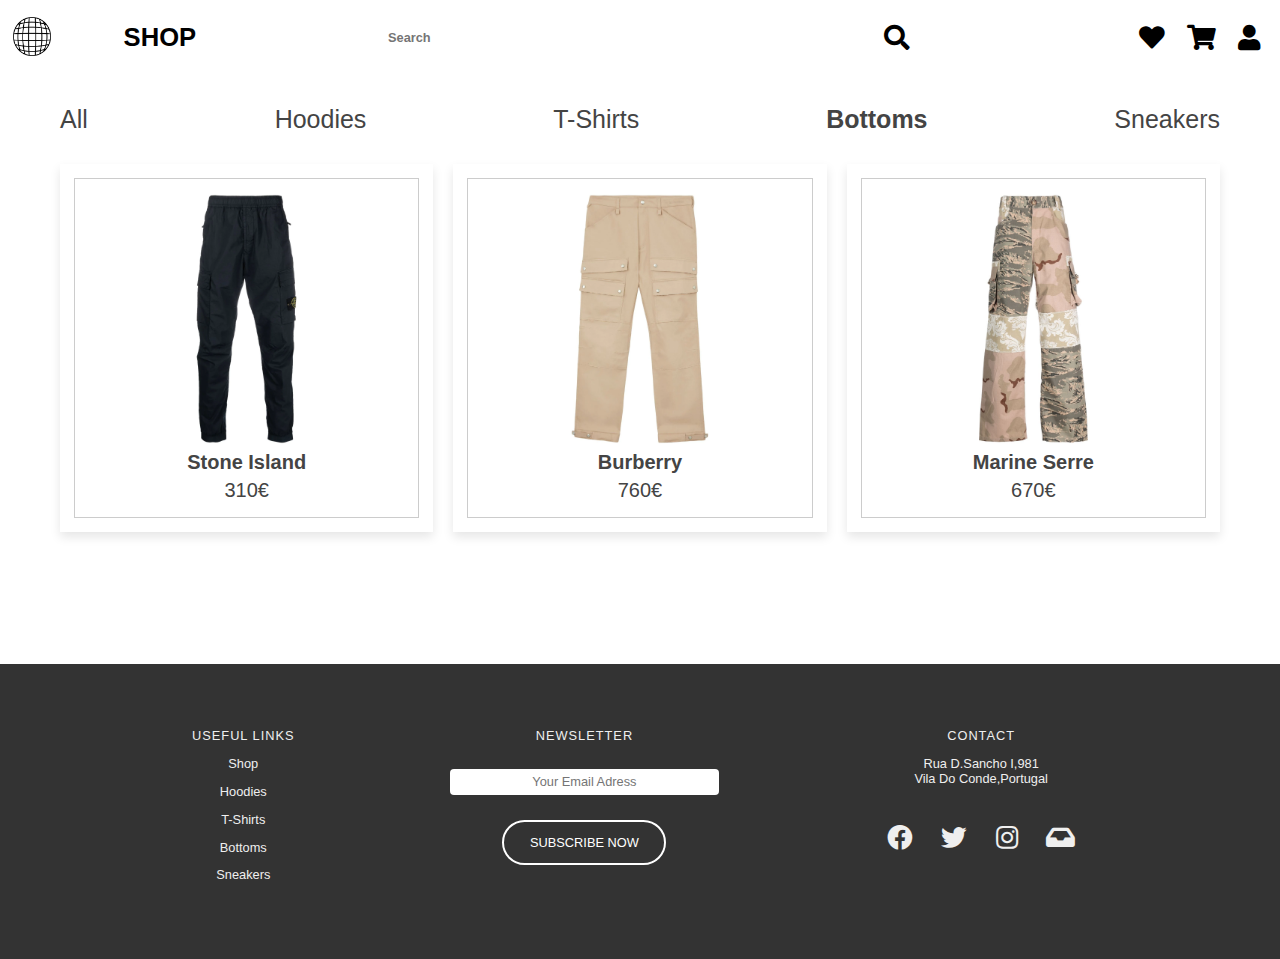
<file: bottoms.html>
<!DOCTYPE html>
<html lang="en">
<head>
   <meta charset="UTF-8">
   <meta http-equiv="X-UA-Compatible" content="IE=edge">
   <meta name="viewport" content="width=device-width, initial-scale=1.0">
   
   <!-- font awesome cdn link  -->
   <link rel="stylesheet" href="https://cdnjs.cloudflare.com/ajax/libs/font-awesome/5.15.4/css/all.min.css">

   <!-- custom css file link  -->
   <link rel="stylesheet" href="styles/stylesproducts.css">

   <link rel="stylesheet" href="https://use.fontawesome.com/releases/v5.0.8/css/all.css">

   <!-- custom js file link  -->
   <script src="products.js" defer></script>

</head>
<body>
    <!-- NAV BAR  -->
    <div class="header">
      <div class="logo">
          <a href="index.html"><img src="images/logo.png" class="logo"></a>
          
      </div>
      
          <a href="shop.html" class="shop">SHOP</a>
      
      <div class="search">
          <form class="searchform" id="form1">
              
              <input type="text" placeholder="Search" class="searchbar">
              <a href="#" class="fa fa-search"></a>
          </form>
      </div>
      <div class="icons">
          <a href="wishlist.html" class="fa fa-heart"></a>
          <a href="carrinho.html" class="fa fa-shopping-cart"></a>
          <a href="login.html" class="fa fa-user"></a>
          
      </div>
  </div>
   
<div class="container">

   <ul class="title">
      <a href="shop.html">All</a>
      <a href="hoodies.html">Hoodies</a>
      <a href="tshirts.html">T-Shirts</a>
      <a href="bottoms.html" class="page">Bottoms</a>
      <a href="sneakers.html">Sneakers</a>
    </ul>

   <div class="products-container">

      <div class="product" data-name="p-1">
         <img src="images/bottoms1.webp" alt="">
         <h3>Stone Island</h3>
         <div class="price">310€</div>
      </div>

      <div class="product" data-name="p-2">
         <img src="images/bottoms2.webp" alt="">
         <h3>Burberry</h3>
         <div class="price">760€</div>
      </div>

      <div class="product" data-name="p-3">
         <img src="images/bottoms3.jpg" alt="">
         <h3>Marine Serre</h3>
         <div class="price">670€</div>
      </div>
   </div>
</div>

<div class="products-preview">

   <div class="preview" data-target="p-1">
      <i class="fas fa-times"></i>
      <img src="images/bottoms1.webp" alt="">
      <h3>Stone Island</h3>
      <div class="stars">
         <i class="fas fa-star"></i>
         <i class="fas fa-star"></i>
         <i class="fas fa-star"></i>
         <i class="fas fa-star"></i>
         <i class="fas fa-star-half-alt"></i>
         <span>( 250 )</span>
      </div>
      <p>Stretc-Cotton Cargo Trousers.</p>
      <div class="price">310€</div>
      <div class="buttons">
         <a href="wishlist.html" class="buy">add to wishlist</a>
         <a href="carrinho.html" class="cart">add to cart</a>
      </div>
   </div>

   <div class="preview" data-target="p-2">
      <i class="fas fa-times"></i>
      <img src="images/bottoms2.webp" alt="">
      <h3>Burberry</h3>
      <div class="stars">
         <i class="fas fa-star"></i>
         <i class="fas fa-star"></i>
         <i class="fas fa-star"></i>
         <i class="fas fa-star"></i>
         <i class="fas fa-star-half-alt"></i>
         <span>( 250 )</span>
      </div>
      <p>Straight-Leg Cargo Trousers</p>
      <div class="price">760€</div>
      <div class="buttons">
         <a href="wishlist.html" class="buy">add to wishlist</a>
         <a href="carrinho.html" class="cart">add to cart</a>
      </div>
   </div>

   <div class="preview" data-target="p-3">
      <i class="fas fa-times"></i>
      <img src="images/bottoms3.jpg" alt="">
      <h3>Marine Serre</h3>
      <div class="stars">
         <i class="fas fa-star"></i>
         <i class="fas fa-star"></i>
         <i class="fas fa-star"></i>
         <i class="fas fa-star"></i>
         <i class="fas fa-star-half-alt"></i>
         <span>( 250 )</span>
      </div>
      <p>Desert Damask Cargo Trousers</p>
      <div class="price">670€</div>
      <div class="buttons">
         <a href="wishlist.html" class="buy">add to wishlist</a>
         <a href="carrinho.html" class="cart">add to cart</a>
      </div>
   </div>
</div>

<!-- FOOTER  -->

<div class="footer">
   <div class="col-1">
       <h3 class="titles">USEFUL LINKS</h3>
       <a href="shop.html" class="info">Shop</a>
       <a href="hoodies.html" class="info">Hoodies</a>
       <a href="tshirts.html" class="info">T-Shirts</a>
       <a href="bottoms.html" class="info">Bottoms</a>
       <a href="sneakers.html" class="info">Sneakers</a>
   </div>
   <div class="col-2">
       <h3  class="titles">NEWSLETTER</h3>
       <form id="form2">
           <input type="text" placeholder="Your Email Adress" required>
           <br>
           <button type="submit">SUBSCRIBE NOW</button>
       </form>
   </div>
   <div class="col-3">
       <h3  class="titles">CONTACT</h3>
       <p class="info">Rua D.Sancho I,981<br>Vila do Conde,Portugal</p>
       <div class="social-icons">
           <i class="fab fa-facebook"></i>
           <i class="fab fa-twitter"></i>
           <i class="fab fa-instagram"></i>
           <i class="fas fa-inbox"></i>
       </div>
   </div>

</div>

</body>
</html>
</file>
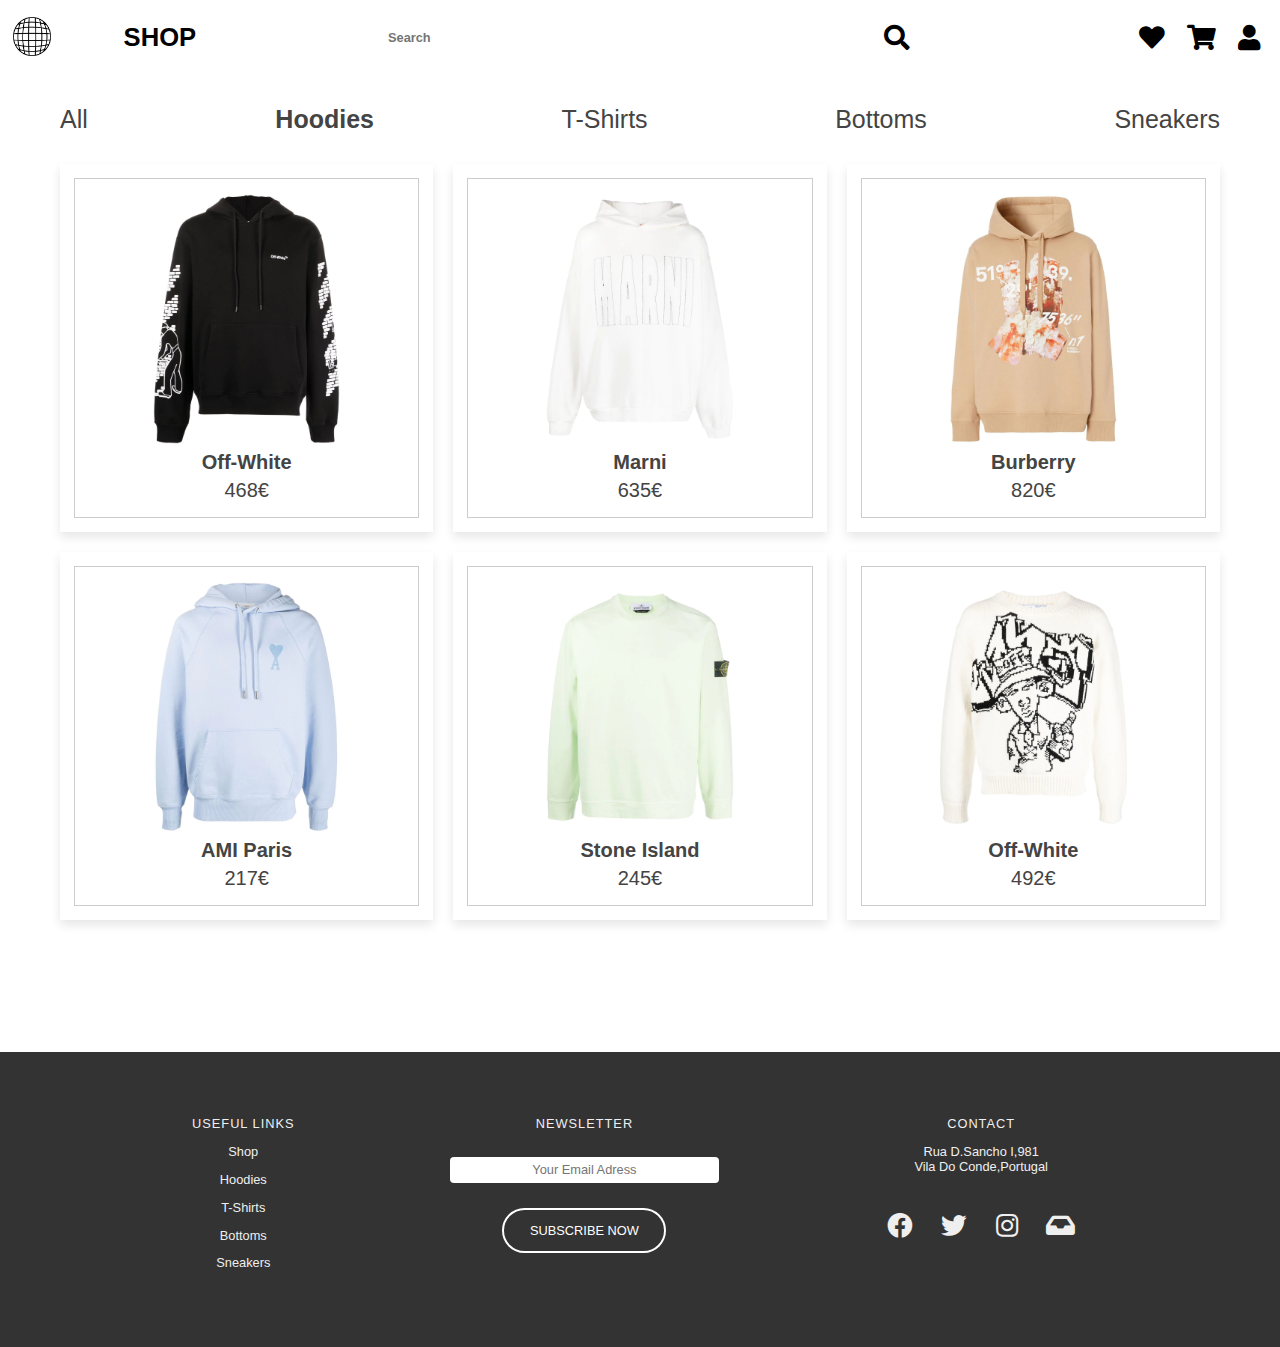
<file: hoodies.html>
<!DOCTYPE html>
<html lang="en">
<head>
   <meta charset="UTF-8">
   <meta http-equiv="X-UA-Compatible" content="IE=edge">
   <meta name="viewport" content="width=device-width, initial-scale=1.0">
   
   <!-- font awesome cdn link  -->
   <link rel="stylesheet" href="https://cdnjs.cloudflare.com/ajax/libs/font-awesome/5.15.4/css/all.min.css">

   <!-- custom css file link  -->
   <link rel="stylesheet" href="styles/stylesproducts.css">

   <link rel="stylesheet" href="https://use.fontawesome.com/releases/v5.0.8/css/all.css">

   <!-- custom js file link  -->
   <script src="products.js" defer></script>

</head>
<body>
    <!-- NAV BAR  -->

    <div class="header">
      <div class="logo">
          <a href="index.html"><img src="images/logo.png" class="logo"></a>
          
      </div>
      
          <a href="shop.html" class="shop">SHOP</a>
      
      <div class="search">
          <form class="searchform" id="form1">
              
              <input type="text" placeholder="Search" class="searchbar">
              <a href="#" class="fa fa-search"></a>

              
              
          </form>
      </div>
      <div class="icons">
          <a href="wishlist.html" class="fa fa-heart"></a>
          <a href="carrinho.html" class="fa fa-shopping-cart"></a>
          <a href="login.html" class="fa fa-user"></a>
          
      </div>
  </div>
   
<div class="container">

   <ul class="title">
      <a href="shop.html">All</a>
      <a href="hoodies.html" class="page">Hoodies</a>
      <a href="tshirts.html">T-Shirts</a>
      <a href="bottoms.html">Bottoms</a>
      <a href="sneakers.html">Sneakers</a>
    </ul>

   <div class="products-container">

      <div class="product" data-name="p-1">
         <img src="images/hoodie1.webp" alt="">
         <h3>Off-White</h3>
         <div class="price">468€</div>
      </div>

      <div class="product" data-name="p-2">
         <img src="images/hoodie2.webp" alt="">
         <h3>Marni</h3>
         <div class="price">635€</div>
      </div>

      <div class="product" data-name="p-3">
         <img src="images/hoodie3.webp" alt="">
         <h3>Burberry</h3>
         <div class="price">820€</div>
      </div>

      <div class="product" data-name="p-4">
         <img src="images/hoodie4.webp" alt="">
         <h3>AMI Paris</h3>
         <div class="price">217€</div>
      </div>

      <div class="product" data-name="p-5">
         <img src="images/hoodie5.webp" alt="">
         <h3>Stone Island</h3>
         <div class="price">245€</div>
      </div>

      <div class="product" data-name="p-6">
         <img src="images/hoodie6.webp" alt="">
         <h3>Off-White</h3>
         <div class="price">492€</div>
      </div>

   </div>

</div>

<div class="products-preview">

   <div class="preview" data-target="p-1">
      <i class="fas fa-times"></i>
      <img src="images/hoodie1.webp" alt="">
      <h3>Off-White</h3>
      <div class="stars">
         <i class="fas fa-star"></i>
         <i class="fas fa-star"></i>
         <i class="fas fa-star"></i>
         <i class="fas fa-star"></i>
         <i class="fas fa-star-half-alt"></i>
         <span>( 250 )</span>
      </div>
      <p>Arrows-motif drawstring hoodie.</p>
      <div class="price">468€</div>
      <div class="buttons">
         <a href="wishlist.html" class="buy">add to wishlist</a>
         <a href="carrinho.html" class="cart">add to cart</a>
      </div>
   </div>

   <div class="preview" data-target="p-2">
      <i class="fas fa-times"></i>
      <img src="images/hoodie2.webp" alt="">
      <h3>Marni</h3>
      <div class="stars">
         <i class="fas fa-star"></i>
         <i class="fas fa-star"></i>
         <i class="fas fa-star"></i>
         <i class="fas fa-star"></i>
         <i class="fas fa-star-half-alt"></i>
         <span>( 250 )</span>
      </div>
      <p>Logo-print hoodie</p>
      <div class="price">635€</div>
      <div class="buttons">
         <a href="wishlist.html" class="buy">add to wishlist</a>
         <a href="carrinho.html" class="cart">add to cart</a>
      </div>
   </div>

   <div class="preview" data-target="p-3">
      <i class="fas fa-times"></i>
      <img src="images/hoodie3.webp" alt="">
      <h3>Burberry</h3>
      <div class="stars">
         <i class="fas fa-star"></i>
         <i class="fas fa-star"></i>
         <i class="fas fa-star"></i>
         <i class="fas fa-star"></i>
         <i class="fas fa-star-half-alt"></i>
         <span>( 250 )</span>
      </div>
      <p>Crystal and Coordinates hoodie</p>
      <div class="price">820€</div>
      <div class="buttons">
         <a href="wishlist.html" class="buy">add to wishlist</a>
         <a href="carrinho.html" class="cart">add to cart</a>
      </div>
   </div>

   <div class="preview" data-target="p-4">
      <i class="fas fa-times"></i>
      <img src="images/hoodie4.webp" alt="">
      <h3>AMI Paris</h3>
      <div class="stars">
         <i class="fas fa-star"></i>
         <i class="fas fa-star"></i>
         <i class="fas fa-star"></i>
         <i class="fas fa-star"></i>
         <i class="fas fa-star-half-alt"></i>
         <span>( 250 )</span>
      </div>
      <p>Ami de Coeur hoodie</p>
      <div class="price">217€</div>
      <div class="buttons">
         <a href="wishlist.html" class="buy">add to wishlist</a>
         <a href="carrinho.html" class="cart">add to cart</a>
      </div>
   </div>

   <div class="preview" data-target="p-5">
      <i class="fas fa-times"></i>
      <img src="images/hoodie5.webp" alt="">
      <h3>Stone Island</h3>
      <div class="stars">
         <i class="fas fa-star"></i>
         <i class="fas fa-star"></i>
         <i class="fas fa-star"></i>
         <i class="fas fa-star"></i>
         <i class="fas fa-star-half-alt"></i>
         <span>( 250 )</span>
      </div>
      <p>Compass-motif long-sleeved sweatshirt</p>
      <div class="price">245€</div>
      <div class="buttons">
         <a href="wishlist.html" class="buy">add to wishlist</a>
         <a href="carrinho.html" class="cart">add to cart</a>
      </div>
   </div>

   <div class="preview" data-target="p-6">
      <i class="fas fa-times"></i>
      <img src="images/hoodie6.webp" alt="">
      <h3>Off-White</h3>
      <div class="stars">
         <i class="fas fa-star"></i>
         <i class="fas fa-star"></i>
         <i class="fas fa-star"></i>
         <i class="fas fa-star"></i>
         <i class="fas fa-star-half-alt"></i>
         <span>( 250 )</span>
      </div>
      <p>Graphic-Intarsia Jumper</p>
      <div class="price">492€</div>
      <div class="buttons">
         <a href="wishlist.html" class="buy">add to wishlist</a>
         <a href="carrinho.html" class="cart">add to cart</a>
      </div>
   </div>

</div>

<!-- FOOTER  -->

<div class="footer">
   <div class="col-1">
       <h3 class="titles">USEFUL LINKS</h3>
       <a href="shop.html" class="info">Shop</a>
       <a href="hoodies.html" class="info">Hoodies</a>
       <a href="tshirts.html" class="info">T-Shirts</a>
       <a href="bottoms.html" class="info">Bottoms</a>
       <a href="sneakers.html" class="info">Sneakers</a>
   </div>
   <div class="col-2">
       <h3  class="titles">NEWSLETTER</h3>
       <form id="form2">
           <input type="text" placeholder="Your Email Adress" required>
           <br>
           <button type="submit">SUBSCRIBE NOW</button>
       </form>
   </div>
   <div class="col-3">
       <h3  class="titles">CONTACT</h3>
       <p class="info">Rua D.Sancho I,981<br>Vila do Conde,Portugal</p>
       <div class="social-icons">
           <i class="fab fa-facebook"></i>
           <i class="fab fa-twitter"></i>
           <i class="fab fa-instagram"></i>
           <i class="fas fa-inbox"></i>
       </div>
   </div>

</div>

</body>
</html>
</file>
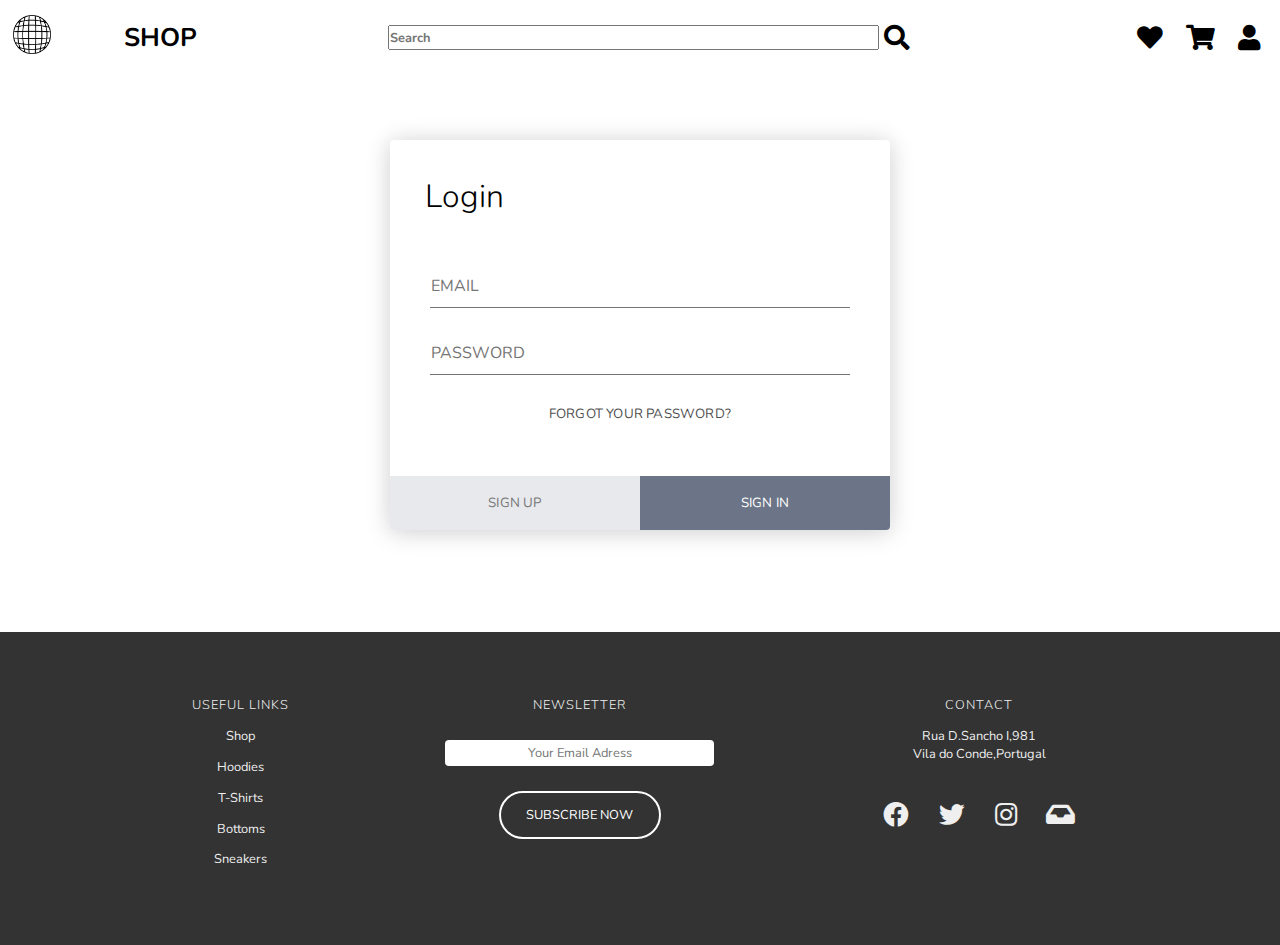
<file: login.html>
<!DOCTYPE html>
<html lang="en" >
<head>
    <meta charset="UTF-8">
    <meta http-equiv="X-UA-Compatible" content="IE=edge">
    <meta name="viewport" content="width=device-width, initial-scale=1.0">
    <title>Login Page</title>
    <link rel="stylesheet" href="./styleslogin.css">
    <link rel="stylesheet" href="https://cdnjs.cloudflare.com/ajax/libs/font-awesome/4.7.0/css/font-awesome.min.css">
    <link rel="stylesheet" href="https://use.fontawesome.com/releases/v5.0.8/css/all.css">
</head>
<body>
   <!-- NAV BAR  -->

    <div class="header">
        <div class="logo">
            <a href="index.html"><img src="images/logo.png" class="logo"></a>
            
        </div>
        
            <a href="shop.html" class="shop">SHOP</a>
        
        <div class="search">
            <form class="searchform" id="form1">
                
                <input type="text" placeholder="Search" class="searchbar">
                <a href="login.html" class="fa fa-search"></a>

                
                
            </form>
        </div>
        <div class="icons">
            <a href="#" class="fa fa-heart"></a>
            <a href="carrinho.html" class="fa fa-shopping-cart"></a>
            <a href="#" class="fa fa-user"></a>
            
        </div>
    </div>
  <div class="login-form">
    <form>
      <h1>Login</h1>
      <div class="content">
        <div class="input-field">
          <input type="email" onchange="onChangeEmail()" placeholder="Email" id="email" autocomplete="nope">
          <div class="error" id="email-required-error">Email is required</div>
          <div class="error" id="email-invalid-error">Email is invalid</div>
        </div>
        <div class="input-field">
          <input type="password" onchange="onChangePassword()" placeholder="Password" id="password" autocomplete="nope">
          <div class="error" id="password-required-error">Password is required</div>
        </div>
        <div class="recover">
          <button type="button" disabled="true" id="recover-password-button">Forgot Your Password?</button>
        </div>
      </div>
      <div class="action">
        <button type="button" onclick="register()">Sign Up</button>
        <button type="button" disabled="true" id="login-button" onclick="loginPage(form)">Sign in</button>
      </div>
    </form>
  </div>
  <!-- FOOTER  -->

	<div class="footer">
        <div class="col-1">
            <h3 class="titles">USEFUL LINKS</h3>
            <a href="shop.html" class="info">Shop</a>
            <a href="hoodies.html" class="info">Hoodies</a>
            <a href="tshirts.html" class="info">T-Shirts</a>
            <a href="bottoms.html" class="info">Bottoms</a>
            <a href="sneakers.html" class="info">Sneakers</a>
        </div>
        <div class="col-2">
            <h3  class="titles">NEWSLETTER</h3>
            <form id="form2">
                <input type="text" placeholder="Your Email Adress" required>
                <br>
                <button type="submit">SUBSCRIBE NOW</button>
            </form>
        </div>
        <div class="col-3">
            <h3  class="titles">CONTACT</h3>
            <p class="info">Rua D.Sancho I,981<br>Vila do Conde,Portugal</p>
            <div class="social-icons">
                <i class="fab fa-facebook"></i>
                <i class="fab fa-twitter"></i>
                <i class="fab fa-instagram"></i>
                <i class="fas fa-inbox"></i>
            </div>
        </div>

    </div>
  <script src="scriptlogin.js"></script>
  <script src="validations.js"></script>
</body>
</html>
</file>
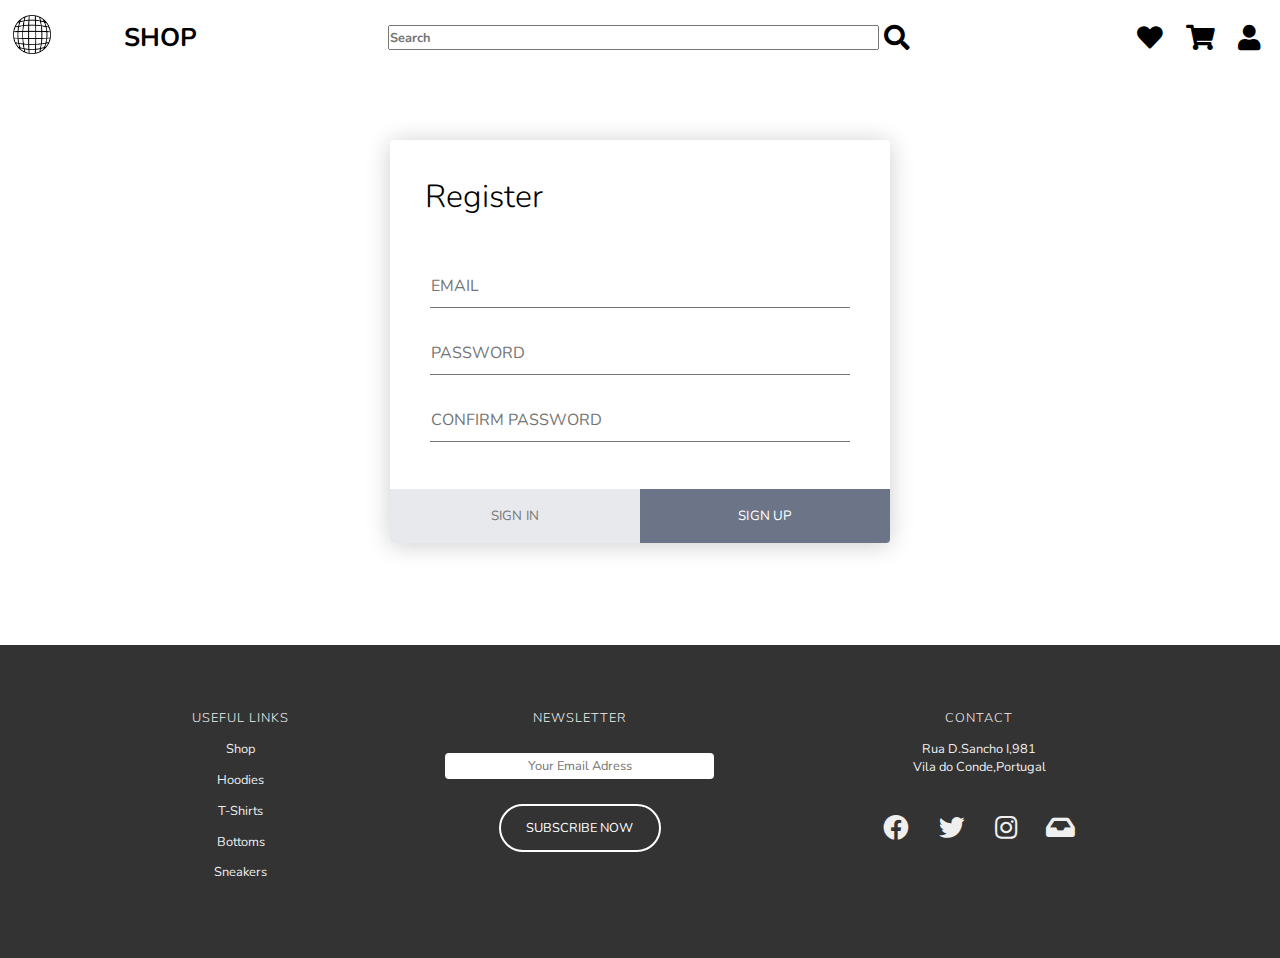
<file: register.html>
<!DOCTYPE html>
<html lang="en">
<head>
    <meta charset="UTF-8">
    <meta http-equiv="X-UA-Compatible" content="IE=edge">
    <meta name="viewport" content="width=device-width, initial-scale=1.0">
    <title>Register Page</title>
    <link rel="stylesheet" href="./stylesregister.css">
    <link rel="stylesheet" href="https://cdnjs.cloudflare.com/ajax/libs/font-awesome/4.7.0/css/font-awesome.min.css">
    <link rel="stylesheet" href="https://use.fontawesome.com/releases/v5.0.8/css/all.css">
</head>
<body>
</div>
<!-- NAV BAR  -->

<div class="header">
  <div class="logo">
      <a href="index.html"><img src="images/logo.png" class="logo"></a>
      
  </div>
  
      <a href="shop.html" class="shop">SHOP</a>
  
  <div class="search">
      <form class="searchform" id="form1">
          
          <input type="text" placeholder="Search" class="searchbar">
          <a href="#" class="fa fa-search"></a>

          
          
      </form>
  </div>
  <div class="icons">
      <a href="#" class="fa fa-heart"></a>
      <a href="carrinho.html" class="fa fa-shopping-cart"></a>
      <a href="login.html" class="fa fa-user"></a>
      
  </div>
</div>
<div class="login-form">
  <form>
    <h1>Register</h1>
    <div class="content">
      <div class="input-field">
        <input type="email" placeholder="Email" id="email" onchange="onChangeEmail()" autocomplete="none">
        <div class="error" id="email-required-error">Email is required</div>
        <div class="error" id="email-invalid-error">Email is invalid</div>
      </div>
      <div class="input-field">
        <input type="password" placeholder="Password" id="password" onchange="onChangePassword()" autocomplete="nope">
        <div class="error" id="password-required-error">Password is required</div>
        <div class="error" id="password-min-length-error">Password must have at least 6 characters</div>
      </div>
      <div class="input-field">
        <input type="password" placeholder="Confirm Password" id="confirmPassword" onchange="onChangeConfirmPassword()" autocomplete="none">
        <div class="error" id="password-doesnt-match-error">Both passwords must be the same</div>
      </div>
    </div>
    <div class="action">
      <button type="button" onclick="login()">Sign In</button>
      <button type="button" disabled="true" id="register-button">Sign Up</button>
    </div>
  </form>
</div>
 <!-- FOOTER  -->

 <div class="footer">
  <div class="col-1">
      <h3 class="titles">USEFUL LINKS</h3>
      <a href="shop.html" class="info">Shop</a>
      <a href="hoodies.html" class="info">Hoodies</a>
      <a href="tshirts.html" class="info">T-Shirts</a>
      <a href="bottoms.html" class="info">Bottoms</a>
      <a href="sneakers.html" class="info">Sneakers</a>
  </div>
  <div class="col-2">
      <h3  class="titles">NEWSLETTER</h3>
      <form id="form2">
          <input type="text" placeholder="Your Email Adress" required>
          <br>
          <button type="submit">SUBSCRIBE NOW</button>
      </form>
  </div>
  <div class="col-3">
      <h3  class="titles">CONTACT</h3>
      <p class="info">Rua D.Sancho I,981<br>Vila do Conde,Portugal</p>
      <div class="social-icons">
          <i class="fab fa-facebook"></i>
          <i class="fab fa-twitter"></i>
          <i class="fab fa-instagram"></i>
          <i class="fas fa-inbox"></i>
      </div>
  </div>

</div>
<script src="scriptregister.js"></script>
<script src="validations.js"></script>
</body>
</html>
</file>
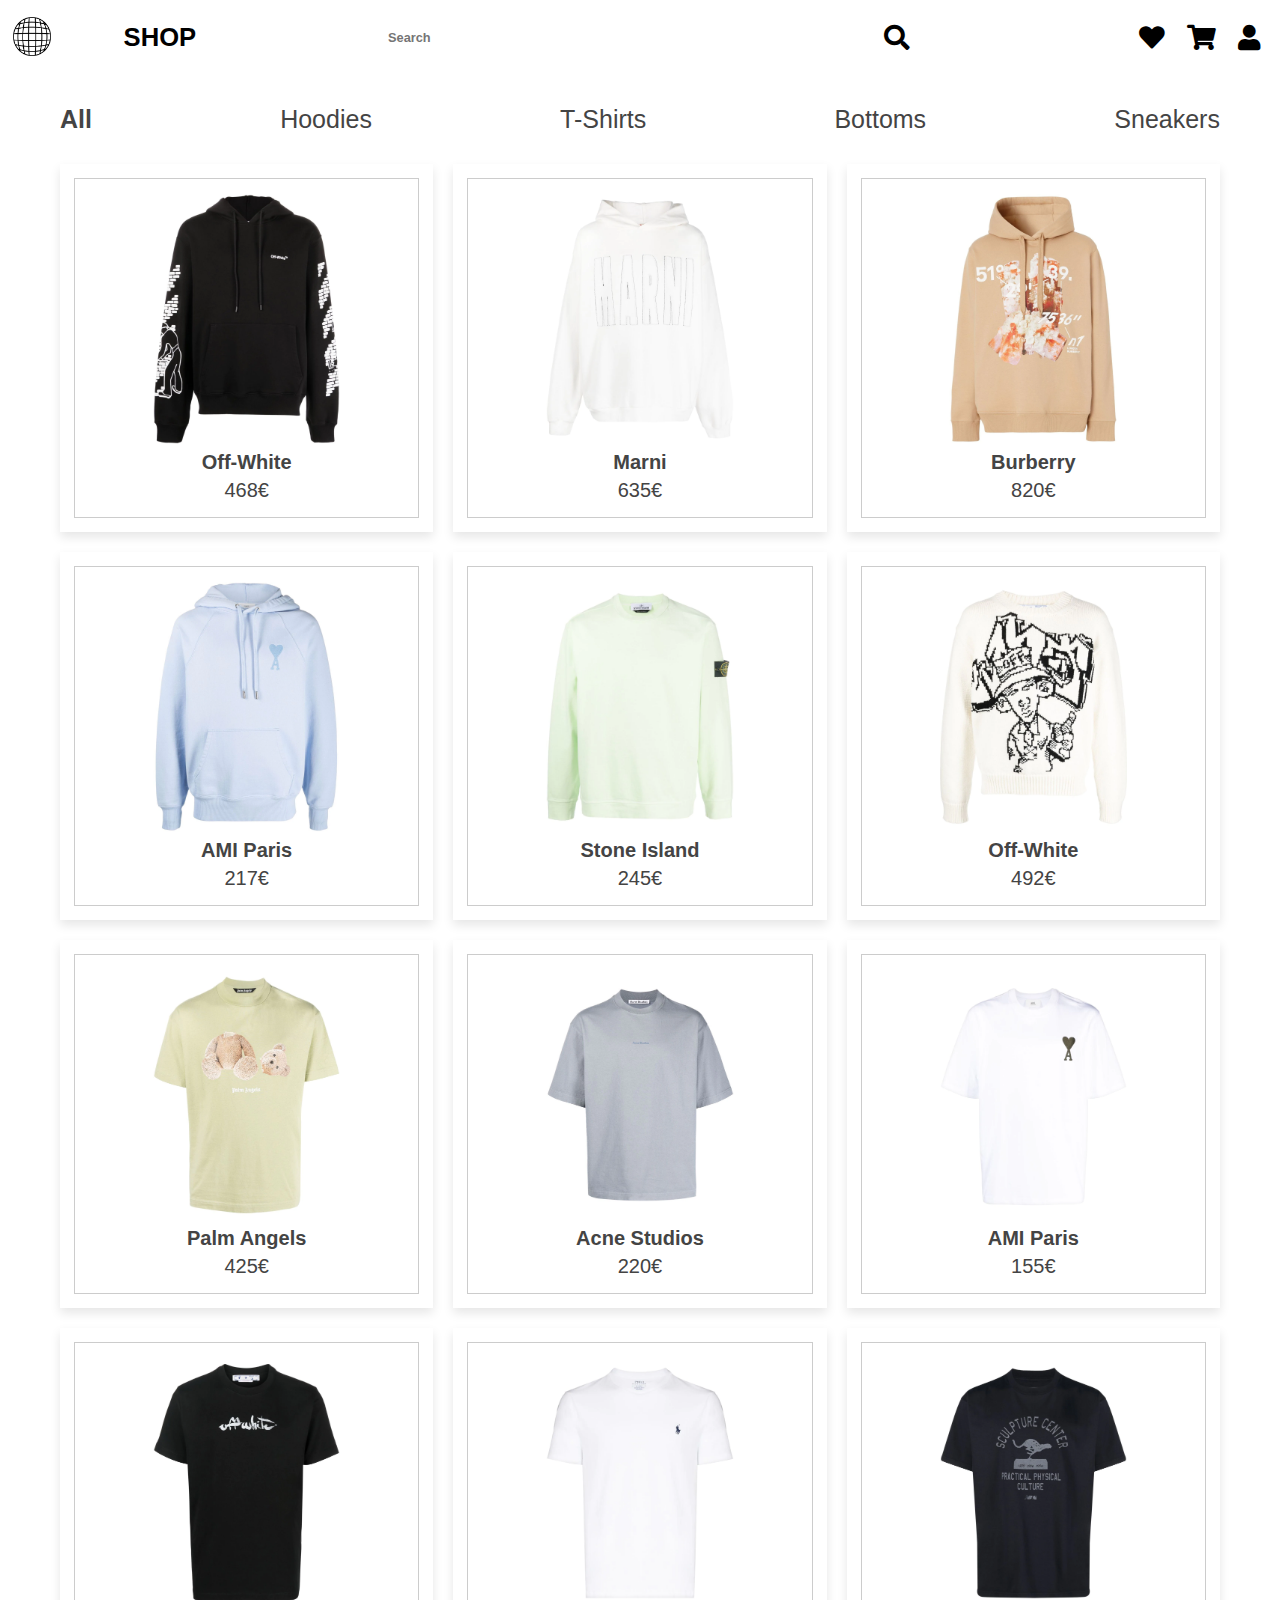
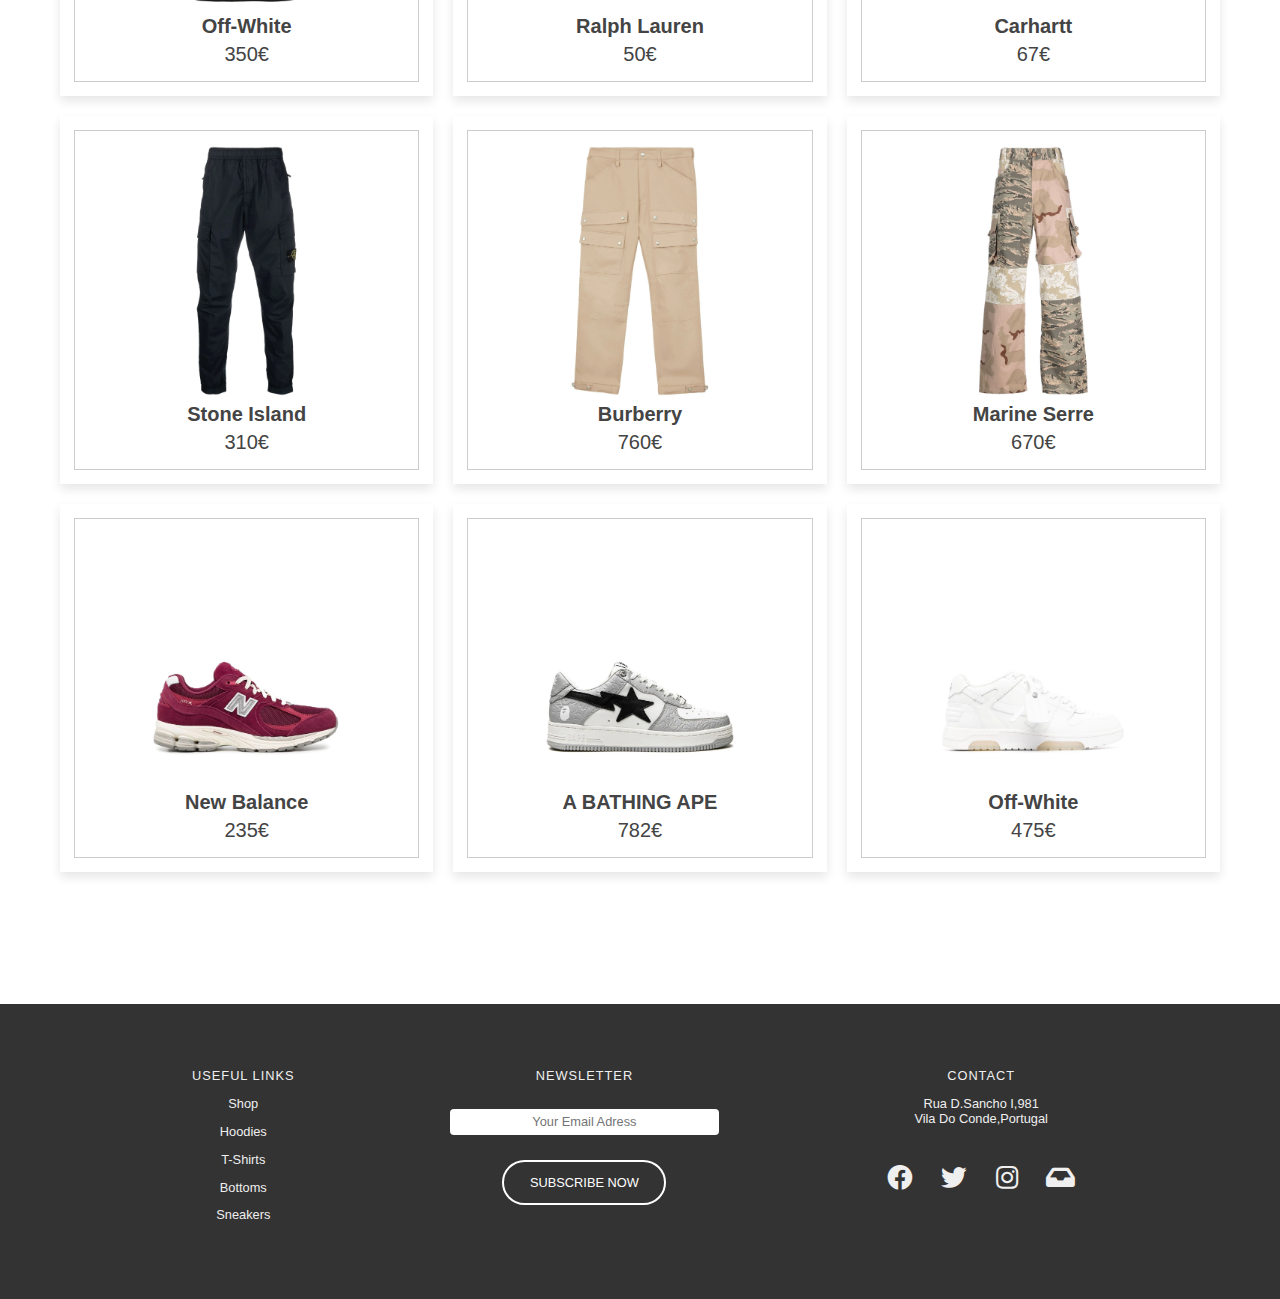
<file: shop.html>
<!DOCTYPE html>
<html lang="en">
<head>
   <meta charset="UTF-8">
   <meta http-equiv="X-UA-Compatible" content="IE=edge">
   <meta name="viewport" content="width=device-width, initial-scale=1.0">
   
   <!-- font awesome cdn link  -->
   <link rel="stylesheet" href="https://cdnjs.cloudflare.com/ajax/libs/font-awesome/5.15.4/css/all.min.css">

   <!-- custom css file link  -->
   <link rel="stylesheet" href="styles/stylesproducts.css">

   <link rel="stylesheet" href="https://use.fontawesome.com/releases/v5.0.8/css/all.css">

   <!-- custom js file link  -->
   <script src="products.js" defer></script>

</head>
<body>
    <!-- NAV BAR  -->

    <div class="header">
      <div class="logo">
          <a href="index.html"><img src="images/logo.png" class="logo"></a>
          
      </div>
      
          <a href="shop.html" class="shop">SHOP</a>
      
      <div class="search">
          <form class="searchform" id="form1">
              
              <input type="text" placeholder="Search" class="searchbar">
              <a href="#" class="fa fa-search"></a>

              
              
          </form>
      </div>
      <div class="icons">
          <a href="wishlist.html" class="fa fa-heart"></a>
          <a href="carrinho.html" class="fa fa-shopping-cart"></a>
          <a href="login.html" class="fa fa-user"></a>
          
      </div>
  </div>
   
  <div class="container">

    <ul class="title">
       <a href="shop.html" class="page">All</a>
       <a href="hoodies.html">Hoodies</a>
       <a href="tshirts.html">T-Shirts</a>
       <a href="bottoms.html">Bottoms</a>
       <a href="sneakers.html">Sneakers</a>
     </ul>
 
    <div class="products-container">
 
       <div class="product" data-name="p-1">
          <img src="images/hoodie1.webp" alt="">
          <h3>Off-White</h3>
          <div class="price">468€</div>
       </div>
 
       <div class="product" data-name="p-2">
          <img src="images/hoodie2.webp" alt="">
          <h3>Marni</h3>
          <div class="price">635€</div>
       </div>
 
       <div class="product" data-name="p-3">
          <img src="images/hoodie3.webp" alt="">
          <h3>Burberry</h3>
          <div class="price">820€</div>
       </div>
 
       <div class="product" data-name="p-4">
          <img src="images/hoodie4.webp" alt="">
          <h3>AMI Paris</h3>
          <div class="price">217€</div>
       </div>
 
       <div class="product" data-name="p-5">
          <img src="images/hoodie5.webp" alt="">
          <h3>Stone Island</h3>
          <div class="price">245€</div>
       </div>
 
       <div class="product" data-name="p-6">
          <img src="images/hoodie6.webp" alt="">
          <h3>Off-White</h3>
          <div class="price">492€</div>
       </div>
     
     <div class="product" data-name="p-7">
          <img src="images/tee1.webp" alt="">
          <h3>Palm Angels</h3>
          <div class="price">425€</div>
       </div>
 
       <div class="product" data-name="p-8">
          <img src="images/tee2.webp" alt="">
          <h3>Acne Studios</h3>
          <div class="price">220€</div>
       </div>
 
       <div class="product" data-name="p-9">
          <img src="images/tee3.webp" alt="">
          <h3>AMI Paris</h3>
          <div class="price">155€</div>
       </div>
 
       <div class="product" data-name="p-10">
          <img src="images/tee4.webp" alt="">
          <h3>Off-White</h3>
          <div class="price">350€</div>
       </div>
 
       <div class="product" data-name="p-11">
          <img src="images/tee5.webp" alt="">
          <h3>Ralph Lauren</h3>
          <div class="price">50€</div>
       </div>
 
       <div class="product" data-name="p-12">
          <img src="images/tee6.webp" alt="">
          <h3>Carhartt</h3>
          <div class="price">67€</div>
       </div>
 
       <div class="product" data-name="p-13">
          <img src="images/bottoms1.webp" alt="">
          <h3>Stone Island</h3>
          <div class="price">310€</div>
       </div>
 
       <div class="product" data-name="p-14">
          <img src="images/bottoms2.webp" alt="">
          <h3>Burberry</h3>
          <div class="price">760€</div>
       </div>
 
       <div class="product" data-name="p-15">
          <img src="images/bottoms3.jpg" alt="">
          <h3>Marine Serre</h3>
          <div class="price">670€</div>
       </div>
 
       <div class="product" data-name="p-16">
          <img src="images/sneakers1.webp" alt="">
          <h3>New Balance</h3>
          <div class="price">235€</div>
       </div>
 
       <div class="product" data-name="p-17">
          <img src="images/sneakers2.webp" alt="">
          <h3>A BATHING APE</h3>
          <div class="price">782€</div>
       </div>
 
       <div class="product" data-name="p-18">
          <img src="images/sneakers3.webp" alt="">
          <h3>Off-White</h3>
          <div class="price">475€</div>
       </div>
     
    </div>
 </div>
 
 <div class="products-preview">
 
    <div class="preview" data-target="p-1">
       <i class="fas fa-times"></i>
       <img src="images/hoodie1.webp" alt="">
       <h3>Off-White</h3>
       <div class="stars">
          <i class="fas fa-star"></i>
          <i class="fas fa-star"></i>
          <i class="fas fa-star"></i>
          <i class="fas fa-star"></i>
          <i class="fas fa-star-half-alt"></i>
          <span>( 250 )</span>
       </div>
       <p>Arrows-motif drawstring hoodie.</p>
       <div class="price">468€</div>
       <div class="buttons">
          <a href="wishlist.html" class="buy">add to wishlist</a>
          <a href="carrinho.html" class="cart">add to cart</a>
       </div>
    </div>
 
    <div class="preview" data-target="p-2">
       <i class="fas fa-times"></i>
       <img src="images/hoodie2.webp" alt="">
       <h3>Marni</h3>
       <div class="stars">
          <i class="fas fa-star"></i>
          <i class="fas fa-star"></i>
          <i class="fas fa-star"></i>
          <i class="fas fa-star"></i>
          <i class="fas fa-star-half-alt"></i>
          <span>( 250 )</span>
       </div>
       <p>Logo-print hoodie</p>
       <div class="price">635€</div>
       <div class="buttons">
          <a href="wishlist.html" class="buy">add to wishlist</a>
          <a href="carrinho.html" class="cart">add to cart</a>
       </div>
    </div>
 
    <div class="preview" data-target="p-3">
       <i class="fas fa-times"></i>
       <img src="images/hoodie3.webp" alt="">
       <h3>Burberry</h3>
       <div class="stars">
          <i class="fas fa-star"></i>
          <i class="fas fa-star"></i>
          <i class="fas fa-star"></i>
          <i class="fas fa-star"></i>
          <i class="fas fa-star-half-alt"></i>
          <span>( 250 )</span>
       </div>
       <p>Crystal and Coordinates hoodie</p>
       <div class="price">820€</div>
       <div class="buttons">
          <a href="wishlist.html" class="buy">add to wishlist</a>
          <a href="carrinho.html" class="cart">add to cart</a>
       </div>
    </div>
 
    <div class="preview" data-target="p-4">
       <i class="fas fa-times"></i>
       <img src="images/hoodie4.webp" alt="">
       <h3>AMI Paris</h3>
       <div class="stars">
          <i class="fas fa-star"></i>
          <i class="fas fa-star"></i>
          <i class="fas fa-star"></i>
          <i class="fas fa-star"></i>
          <i class="fas fa-star-half-alt"></i>
          <span>( 250 )</span>
       </div>
       <p>Ami de Coeur hoodie</p>
       <div class="price">217€</div>
       <div class="buttons">
          <a href="wishlist.html" class="buy">add to wishlist</a>
          <a href="carrinho.html" class="cart">add to cart</a>
       </div>
    </div>
 
    <div class="preview" data-target="p-5">
       <i class="fas fa-times"></i>
       <img src="images/hoodie5.webp" alt="">
       <h3>Stone Island</h3>
       <div class="stars">
          <i class="fas fa-star"></i>
          <i class="fas fa-star"></i>
          <i class="fas fa-star"></i>
          <i class="fas fa-star"></i>
          <i class="fas fa-star-half-alt"></i>
          <span>( 250 )</span>
       </div>
       <p>Compass-motif long-sleeved sweatshirt</p>
       <div class="price">245€</div>
       <div class="buttons">
          <a href="wishlist.html" class="buy">add to wishlist</a>
          <a href="carrinho.html" class="cart">add to cart</a>
       </div>
    </div>
 
    <div class="preview" data-target="p-6">
       <i class="fas fa-times"></i>
       <img src="images/hoodie6.webp" alt="">
       <h3>Off-White</h3>
       <div class="stars">
          <i class="fas fa-star"></i>
          <i class="fas fa-star"></i>
          <i class="fas fa-star"></i>
          <i class="fas fa-star"></i>
          <i class="fas fa-star-half-alt"></i>
          <span>( 250 )</span>
       </div>
       <p>Graphic-Intarsia Jumper</p>
       <div class="price">492€</div>
       <div class="buttons">
          <a href="wishlist.html" class="buy">add to wishlist</a>
          <a href="carrinho.html" class="cart">add to cart</a>
       </div>
    </div>
     
    <div class="preview" data-target="p-7">
       <i class="fas fa-times"></i>
       <img src="images/tee1.webp" alt="">
       <h3>T-shirt Branca</h3>
       <div class="stars">
          <i class="fas fa-star"></i>
          <i class="fas fa-star"></i>
          <i class="fas fa-star"></i>
          <i class="fas fa-star"></i>
          <i class="fas fa-star-half-alt"></i>
          <span>( 250 )</span>
       </div>
       <p>Teddy Beat Cotton T-shirt</p>
       <div class="price">425€</div>
       <div class="buttons">
          <a href="wishlist.html" class="buy">add to wishlist</a>
          <a href="carrinho.html" class="cart">add to cart</a>
       </div>
    </div>
 
    <div class="preview" data-target="p-8">
       <i class="fas fa-times"></i>
       <img src="images/tee2.webp" alt="">
       <h3>Acne Studios</h3>
       <div class="stars">
          <i class="fas fa-star"></i>
          <i class="fas fa-star"></i>
          <i class="fas fa-star"></i>
          <i class="fas fa-star"></i>
          <i class="fas fa-star-half-alt"></i>
          <span>( 250 )</span>
       </div>
       <p>Logo-Print Organic Cotton T-shirt</p>
       <div class="price">220€</div>
       <div class="buttons">
          <a href="wishlist.html" class="buy">add to wishlist</a>
          <a href="carrinho.html" class="cart">add to cart</a>
       </div>
    </div>
 
    <div class="preview" data-target="p-9">
       <i class="fas fa-times"></i>
       <img src="images/tee3.webp" alt="">
       <h3>AMI Paris</h3>
       <div class="stars">
          <i class="fas fa-star"></i>
          <i class="fas fa-star"></i>
          <i class="fas fa-star"></i>
          <i class="fas fa-star"></i>
          <i class="fas fa-star-half-alt"></i>
          <span>( 250 )</span>
       </div>
       <p>Ami de Coeur T-shirt</p>
       <div class="price">155€</div>
       <div class="buttons">
          <a href="wishlist.html" class="buy">add to wishlist</a>
          <a href="carrinho.html" class="cart">add to cart</a>
       </div>
    </div>
 
    <div class="preview" data-target="p-10">
       <i class="fas fa-times"></i>
       <img src="images/tee4.webp" alt="">
       <h3>Off-White</h3>
       <div class="stars">
          <i class="fas fa-star"></i>
          <i class="fas fa-star"></i>
          <i class="fas fa-star"></i>
          <i class="fas fa-star"></i>
          <i class="fas fa-star-half-alt"></i>
          <span>( 250 )</span>
       </div>
       <p>Painted Arrows-Print T-shirt</p>
       <div class="price">350€</div>
       <div class="buttons">
          <a href="wishlist.html" class="buy">add to wishlist</a>
          <a href="carrinho.html" class="cart">add to cart</a>
       </div>
    </div>
 
    <div class="preview" data-target="p-11">
       <i class="fas fa-times"></i>
       <img src="images/tee5.webp" alt="">
       <h3>Ralph Lauren</h3>
       <div class="stars">
          <i class="fas fa-star"></i>
          <i class="fas fa-star"></i>
          <i class="fas fa-star"></i>
          <i class="fas fa-star"></i>
          <i class="fas fa-star-half-alt"></i>
          <span>( 250 )</span>
       </div>
       <p>Logo Embroidered T-shirt</p>
       <div class="price">50€</div>
       <div class="buttons">
          <a href="wishlist.html" class="buy">add to wishlist</a>
          <a href="carrinho.html" class="cart">add to cart</a>
       </div>
    </div>
 
    <div class="preview" data-target="p-12">
       <i class="fas fa-times"></i>
       <img src="images/tee6.webp" alt="">
       <h3>Carhartt</h3>
       <div class="stars">
          <i class="fas fa-star"></i>
          <i class="fas fa-star"></i>
          <i class="fas fa-star"></i>
          <i class="fas fa-star"></i>
          <i class="fas fa-star-half-alt"></i>
          <span>( 250 )</span>
       </div>
       <p>x New Balance Logo T-shirt</p>
       <div class="price">67€</div>
       <div class="buttons">
          <a href="wishlist.html" class="buy">add to wishlist</a>
          <a href="carrinho.html" class="cart">add to cart</a>
       </div>
    </div>
 
    <div class="preview" data-target="p-13">
       <i class="fas fa-times"></i>
       <img src="images/bottoms1.webp" alt="">
       <h3>Stone Island</h3>
       <div class="stars">
          <i class="fas fa-star"></i>
          <i class="fas fa-star"></i>
          <i class="fas fa-star"></i>
          <i class="fas fa-star"></i>
          <i class="fas fa-star-half-alt"></i>
          <span>( 250 )</span>
       </div>
       <p>Stretc-Cotton Cargo Trousers.</p>
       <div class="price">310€</div>
       <div class="buttons">
          <a href="wishlist.html" class="buy">add to wishlist</a>
          <a href="carrinho.html" class="cart">add to cart</a>
       </div>
    </div>
 
    <div class="preview" data-target="p-14">
       <i class="fas fa-times"></i>
       <img src="images/bottoms2.webp" alt="">
       <h3>Burberry</h3>
       <div class="stars">
          <i class="fas fa-star"></i>
          <i class="fas fa-star"></i>
          <i class="fas fa-star"></i>
          <i class="fas fa-star"></i>
          <i class="fas fa-star-half-alt"></i>
          <span>( 250 )</span>
       </div>
       <p>Straight-Leg Cargo Trousers</p>
       <div class="price">760€</div>
       <div class="buttons">
          <a href="wishlist.html" class="buy">add to wishlist</a>
          <a href="carrinho.html" class="cart">add to cart</a>
       </div>
    </div>
 
    <div class="preview" data-target="p-15">
       <i class="fas fa-times"></i>
       <img src="images/bottoms3.jpg" alt="">
       <h3>Marine Serre</h3>
       <div class="stars">
          <i class="fas fa-star"></i>
          <i class="fas fa-star"></i>
          <i class="fas fa-star"></i>
          <i class="fas fa-star"></i>
          <i class="fas fa-star-half-alt"></i>
          <span>( 250 )</span>
       </div>
       <p>Desert Damask Cargo Trousers</p>
       <div class="price">670€</div>
       <div class="buttons">
          <a href="wishlist.html" class="buy">add to wishlist</a>
          <a href="carrinho.html" class="cart">add to cart</a>
       </div>
    </div>
     
    <div class="preview" data-target="p-16">
       <i class="fas fa-times"></i>
       <img src="images/sneakers1.webp" alt="">
       <h3>New Balance</h3>
       <div class="stars">
          <i class="fas fa-star"></i>
          <i class="fas fa-star"></i>
          <i class="fas fa-star"></i>
          <i class="fas fa-star"></i>
          <i class="fas fa-star-half-alt"></i>
          <span>( 250 )</span>
       </div>
       <p>2002R Protection Pack Sneakers</p>
       <div class="price">235€</div>
       <div class="buttons">
          <a href="wishlist.html" class="buy">add to wishlist</a>
          <a href="carrinho.html" class="cart">add to cart</a>
       </div>
    </div>
 
    <div class="preview" data-target="p-17">
       <i class="fas fa-times"></i>
       <img src="images/sneakers2.webp" alt="">
       <h3>A BATHING APE</h3>
       <div class="stars">
          <i class="fas fa-star"></i>
          <i class="fas fa-star"></i>
          <i class="fas fa-star"></i>
          <i class="fas fa-star"></i>
          <i class="fas fa-star-half-alt"></i>
          <span>( 250 )</span>
       </div>
       <p>BAPE STA M2 Low-Top Sneakers</p>
       <div class="price">782€</div>
       <div class="buttons">
          <a href="wishlist.com" class="buy">add to wishlist</a>
          <a href="carrinho.html" class="cart">add to cart</a>
       </div>
    </div>
 
    <div class="preview" data-target="p-18">
       <i class="fas fa-times"></i>
       <img src="images/sneakers3.webp" alt="">
       <h3>Off-White</h3>
       <div class="stars">
          <i class="fas fa-star"></i>
          <i class="fas fa-star"></i>
          <i class="fas fa-star"></i>
          <i class="fas fa-star"></i>
          <i class="fas fa-star-half-alt"></i>
          <span>( 250 )</span>
       </div>
       <p>Out of Office Panelled Sneakers</p>
       <div class="price">475€</div>
       <div class="buttons">
          <a href="wishlist.html" class="buy">add to wishlist</a>
          <a href="carrinho.html" class="cart">add to cart</a>
       </div>
    </div>
 
 </div>
 

<!-- FOOTER  -->

<div class="footer">
   <div class="col-1">
       <h3 class="titles">USEFUL LINKS</h3>
       <a href="shop.html" class="info">Shop</a>
       <a href="hoodies.html" class="info">Hoodies</a>
       <a href="tshirts.html" class="info">T-Shirts</a>
       <a href="bottoms.html" class="info">Bottoms</a>
       <a href="sneakers.html" class="info">Sneakers</a>
   </div>
   <div class="col-2">
       <h3  class="titles">NEWSLETTER</h3>
       <form id="form2">
           <input type="text" placeholder="Your Email Adress" required>
           <br>
           <button type="submit">SUBSCRIBE NOW</button>
       </form>
   </div>
   <div class="col-3">
       <h3  class="titles">CONTACT</h3>
       <p class="info">Rua D.Sancho I,981<br>Vila do Conde,Portugal</p>
       <div class="social-icons">
           <i class="fab fa-facebook"></i>
           <i class="fab fa-twitter"></i>
           <i class="fab fa-instagram"></i>
           <i class="fas fa-inbox"></i>
       </div>
   </div>

</div>

</body>
</html>
</file>
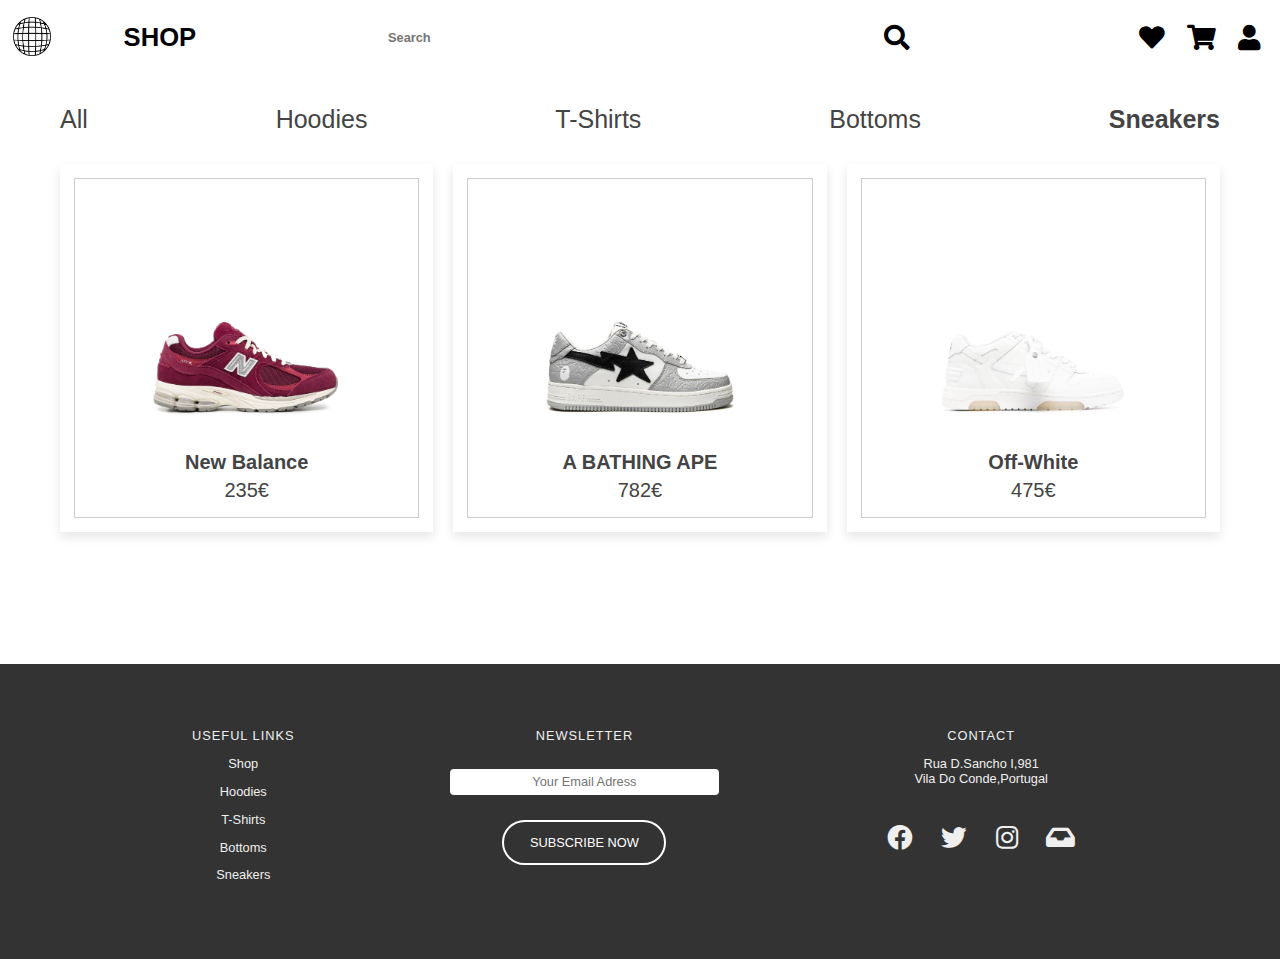
<file: sneakers.html>
<!DOCTYPE html>
<html lang="en">
<head>
   <meta charset="UTF-8">
   <meta http-equiv="X-UA-Compatible" content="IE=edge">
   <meta name="viewport" content="width=device-width, initial-scale=1.0">
   
   <!-- font awesome cdn link  -->
   <link rel="stylesheet" href="https://cdnjs.cloudflare.com/ajax/libs/font-awesome/5.15.4/css/all.min.css">

   <link rel="stylesheet" href="https://use.fontawesome.com/releases/v5.0.8/css/all.css">

   <!-- custom css file link  -->
   <link rel="stylesheet" href="styles/stylesproducts.css">

   <!-- custom js file link  -->
   <script src="products.js" defer></script>

</head>
<body>
     <!-- NAV BAR  -->

     <div class="header">
        <div class="logo">
            <a href="index.html"><img src="images/logo.png" class="logo"></a>
            
        </div>
        
            <a href="shop.html" class="shop">SHOP</a>
        
        <div class="search">
            <form class="searchform" id="form1">
                
                <input type="text" placeholder="Search" class="searchbar">
                <a href="#" class="fa fa-search"></a>

                
                
            </form>
        </div>
        <div class="icons">
            <a href="wishlist.html" class="fa fa-heart"></a>
            <a href="carrinho.html" class="fa fa-shopping-cart"></a>
            <a href="login.html" class="fa fa-user"></a>
            
        </div>
    </div>
   
<div class="container">

   <ul class="title">
      <a href="shop.html">All</a>
      <a href="hoodies.html">Hoodies</a>
      <a href="tshirts.html">T-Shirts</a>
      <a href="bottoms.html">Bottoms</a>
      <a href="sneakers.html" class="page">Sneakers</a>
    </ul>
    
   <div class="products-container">

      <div class="product" data-name="p-1">
         <img src="images/sneakers1.webp" alt="">
         <h3>New Balance</h3>
         <div class="price">235€</div>
      </div>

      <div class="product" data-name="p-2">
         <img src="images/sneakers2.webp" alt="">
         <h3>A BATHING APE</h3>
         <div class="price">782€</div>
      </div>

      <div class="product" data-name="p-3">
         <img src="images/sneakers3.webp" alt="">
         <h3>Off-White</h3>
         <div class="price">475€</div>
      </div>
   </div>

</div>

<div class="products-preview">

   <div class="preview" data-target="p-1">
      <i class="fas fa-times"></i>
      <img src="images/sneakers1.webp" alt="">
      <h3>New Balance</h3>
      <div class="stars">
         <i class="fas fa-star"></i>
         <i class="fas fa-star"></i>
         <i class="fas fa-star"></i>
         <i class="fas fa-star"></i>
         <i class="fas fa-star-half-alt"></i>
         <span>( 250 )</span>
      </div>
      <p>2002R Protection Pack Sneakers</p>
      <div class="price">235€</div>
      <div class="buttons">
         <a href="wishlist.html" class="buy">add to wishlist</a>
         <a href="carrinho.html" class="cart">add to cart</a>
      </div>
   </div>

   <div class="preview" data-target="p-2">
      <i class="fas fa-times"></i>
      <img src="images/sneakers2.webp" alt="">
      <h3>A BATHING APE</h3>
      <div class="stars">
         <i class="fas fa-star"></i>
         <i class="fas fa-star"></i>
         <i class="fas fa-star"></i>
         <i class="fas fa-star"></i>
         <i class="fas fa-star-half-alt"></i>
         <span>( 250 )</span>
      </div>
      <p>BAPE STA M2 Low-Top Sneakers</p>
      <div class="price">782€</div>
      <div class="buttons">
         <a href="wishlist.com" class="buy">add to wishlist</a>
         <a href="carrinho.html" class="cart">add to cart</a>
      </div>
   </div>

   <div class="preview" data-target="p-3">
      <i class="fas fa-times"></i>
      <img src="images/sneakers3.webp" alt="">
      <h3>Off-White</h3>
      <div class="stars">
         <i class="fas fa-star"></i>
         <i class="fas fa-star"></i>
         <i class="fas fa-star"></i>
         <i class="fas fa-star"></i>
         <i class="fas fa-star-half-alt"></i>
         <span>( 250 )</span>
      </div>
      <p>Out of Office Panelled Sneakers</p>
      <div class="price">475€</div>
      <div class="buttons">
         <a href="wishlist.html" class="buy">add to wishlist</a>
         <a href="carrinho.html" class="cart">add to cart</a>
      </div>
   </div>
</div>

<!-- FOOTER  -->

<div class="footer">
    <div class="col-1">
        <h3 class="titles">USEFUL LINKS</h3>
        <a href="shop.html" class="info">Shop</a>
        <a href="hoodies.html" class="info">Hoodies</a>
        <a href="tshirts.html" class="info">T-Shirts</a>
        <a href="bottoms.html" class="info">Bottoms</a>
        <a href="sneakers.html" class="info">Sneakers</a>
    </div>
    <div class="col-2">
        <h3  class="titles">NEWSLETTER</h3>
        <form id="form2">
            <input type="text" placeholder="Your Email Adress" required>
            <br>
            <button type="submit">SUBSCRIBE NOW</button>
        </form>
    </div>
    <div class="col-3">
        <h3  class="titles">CONTACT</h3>
        <p class="info">Rua D.Sancho I,981<br>Vila do Conde,Portugal</p>
        <div class="social-icons">
            <i class="fab fa-facebook"></i>
            <i class="fab fa-twitter"></i>
            <i class="fab fa-instagram"></i>
            <i class="fas fa-inbox"></i>
        </div>
    </div>

</div>

</body>
</html>
</file>
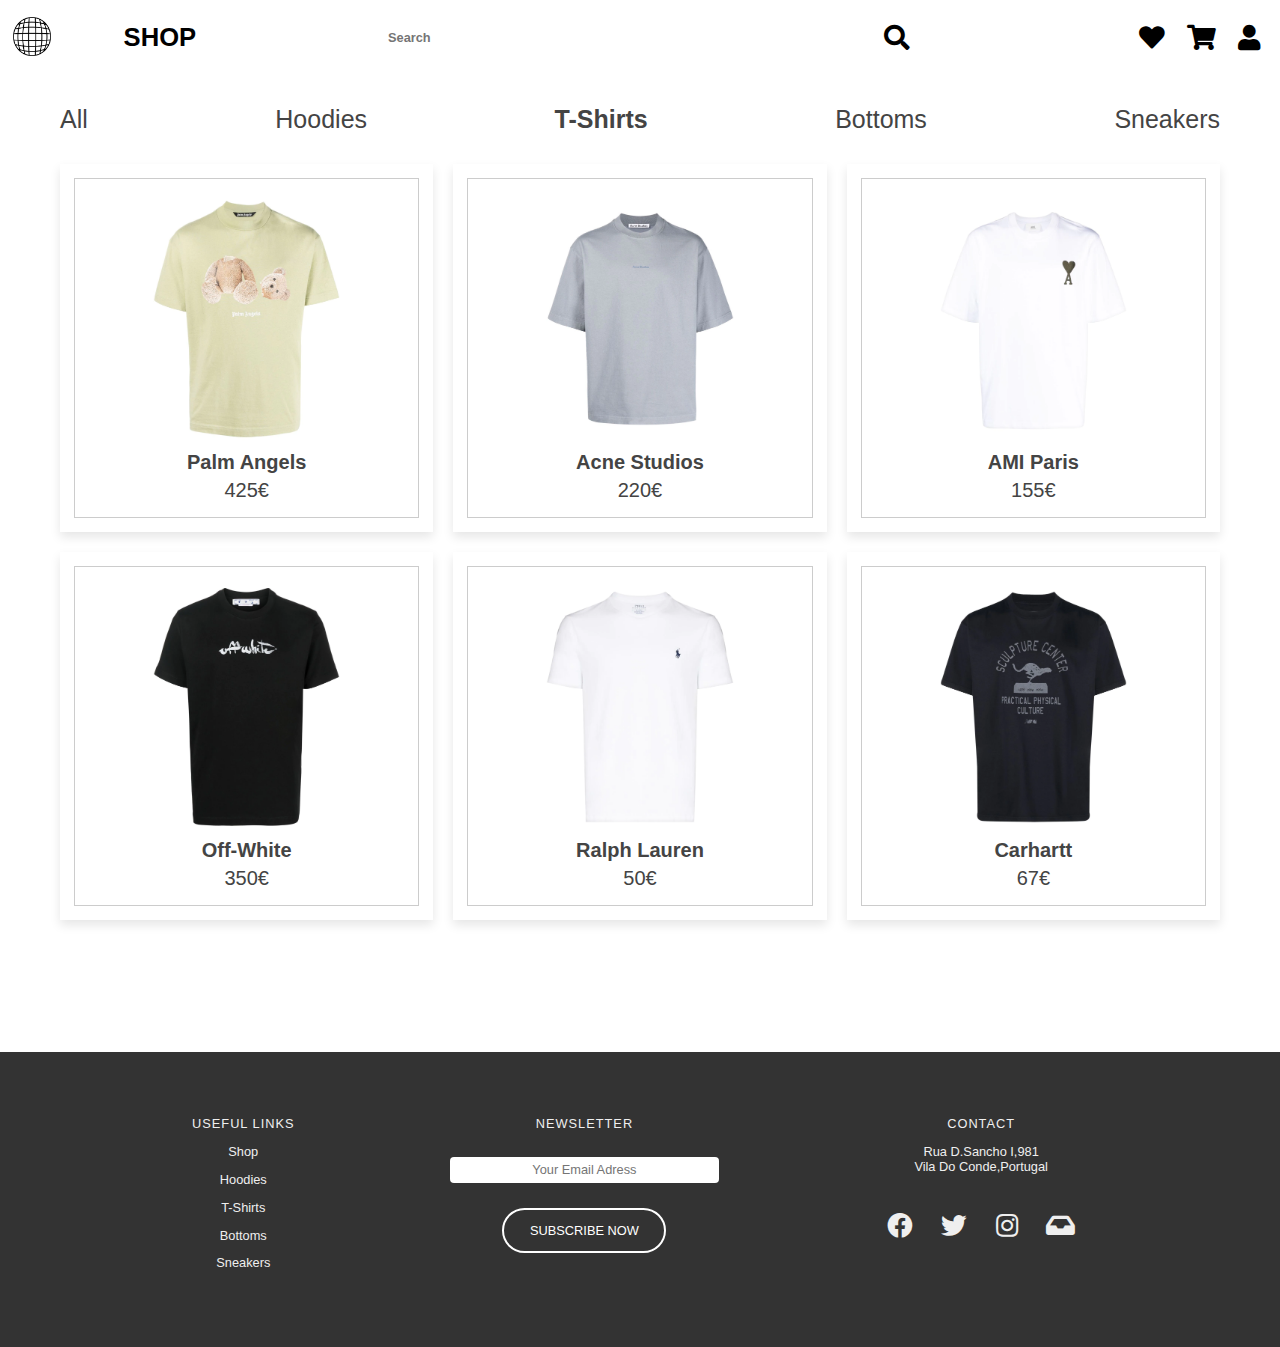
<file: tshirts.html>
<!DOCTYPE html>
<html lang="en">
<head>
   <meta charset="UTF-8">
   <meta http-equiv="X-UA-Compatible" content="IE=edge">
   <meta name="viewport" content="width=device-width, initial-scale=1.0">
   
   <!-- font awesome cdn link  -->
   <link rel="stylesheet" href="https://cdnjs.cloudflare.com/ajax/libs/font-awesome/5.15.4/css/all.min.css">

   <!-- custom css file link  -->
   <link rel="stylesheet" href="styles/stylesproducts.css">

   <link rel="stylesheet" href="https://use.fontawesome.com/releases/v5.0.8/css/all.css">

   <!-- custom js file link  -->
   <script src="products.js" defer></script>

</head>
<body>
     <!-- NAV BAR  -->

     <div class="header">
        <div class="logo">
            <a href="index.html"><img src="images/logo.png" class="logo"></a>
            
        </div>
        
            <a href="shop.html" class="shop">SHOP</a>
        
        <div class="search">
            <form class="searchform" id="form1">
                
                <input type="text" placeholder="Search" class="searchbar">
                <a href="#" class="fa fa-search"></a>

                
                
            </form>
        </div>
        <div class="icons">
            <a href="wishlist.html" class="fa fa-heart"></a>
            <a href="carrinho.html" class="fa fa-shopping-cart"></a>
            <a href="login.html" class="fa fa-user"></a>
            
        </div>
    </div>
   
<div class="container">

   <ul class="title">
      <a href="shop.html">All</a>
      <a href="hoodies.html">Hoodies</a>
      <a href="tshirts.html" class="page">T-Shirts</a>
      <a href="bottoms.html">Bottoms</a>
      <a href="sneakers.html">Sneakers</a>
    </ul>

   <div class="products-container">

      <div class="product" data-name="p-1">
         <img src="images/tee1.webp" alt="">
         <h3>Palm Angels</h3>
         <div class="price">425€</div>
      </div>

      <div class="product" data-name="p-2">
         <img src="images/tee2.webp" alt="">
         <h3>Acne Studios</h3>
         <div class="price">220€</div>
      </div>

      <div class="product" data-name="p-3">
         <img src="images/tee3.webp" alt="">
         <h3>AMI Paris</h3>
         <div class="price">155€</div>
      </div>

      <div class="product" data-name="p-4">
         <img src="images/tee4.webp" alt="">
         <h3>Off-White</h3>
         <div class="price">350€</div>
      </div>

      <div class="product" data-name="p-5">
         <img src="images/tee5.webp" alt="">
         <h3>Ralph Lauren</h3>
         <div class="price">50€</div>
      </div>

      <div class="product" data-name="p-6">
         <img src="images/tee6.webp" alt="">
         <h3>Carhartt</h3>
         <div class="price">67€</div>
      </div>

   </div>

</div>

<div class="products-preview">

   <div class="preview" data-target="p-1">
      <i class="fas fa-times"></i>
      <img src="images/tee1.webp" alt="">
      <h3>T-shirt Branca</h3>
      <div class="stars">
         <i class="fas fa-star"></i>
         <i class="fas fa-star"></i>
         <i class="fas fa-star"></i>
         <i class="fas fa-star"></i>
         <i class="fas fa-star-half-alt"></i>
         <span>( 250 )</span>
      </div>
      <p>Teddy Beat Cotton T-shirt</p>
      <div class="price">425€</div>
      <div class="buttons">
         <a href="wishlist.html" class="buy">add to wishlist</a>
         <a href="carrinho.html" class="cart">add to cart</a>
      </div>
   </div>

   <div class="preview" data-target="p-2">
      <i class="fas fa-times"></i>
      <img src="images/tee2.webp" alt="">
      <h3>Acne Studios</h3>
      <div class="stars">
         <i class="fas fa-star"></i>
         <i class="fas fa-star"></i>
         <i class="fas fa-star"></i>
         <i class="fas fa-star"></i>
         <i class="fas fa-star-half-alt"></i>
         <span>( 250 )</span>
      </div>
      <p>Logo-Print Organic Cotton T-shirt</p>
      <div class="price">220€</div>
      <div class="buttons">
         <a href="wishlist.html" class="buy">add to wishlist</a>
         <a href="carrinho.html" class="cart">add to cart</a>
      </div>
   </div>

   <div class="preview" data-target="p-3">
      <i class="fas fa-times"></i>
      <img src="images/tee3.webp" alt="">
      <h3>AMI Paris</h3>
      <div class="stars">
         <i class="fas fa-star"></i>
         <i class="fas fa-star"></i>
         <i class="fas fa-star"></i>
         <i class="fas fa-star"></i>
         <i class="fas fa-star-half-alt"></i>
         <span>( 250 )</span>
      </div>
      <p>Ami de Coeur T-shirt</p>
      <div class="price">155€</div>
      <div class="buttons">
         <a href="wishlist.html" class="buy">add to wishlist</a>
         <a href="carrinho.html" class="cart">add to cart</a>
      </div>
   </div>

   <div class="preview" data-target="p-4">
      <i class="fas fa-times"></i>
      <img src="images/tee4.webp" alt="">
      <h3>Off-White</h3>
      <div class="stars">
         <i class="fas fa-star"></i>
         <i class="fas fa-star"></i>
         <i class="fas fa-star"></i>
         <i class="fas fa-star"></i>
         <i class="fas fa-star-half-alt"></i>
         <span>( 250 )</span>
      </div>
      <p>Painted Arrows-Print T-shirt</p>
      <div class="price">350€</div>
      <div class="buttons">
         <a href="wishlist.html" class="buy">add to wishlist</a>
         <a href="carrinho.html" class="cart">add to cart</a>
      </div>
   </div>

   <div class="preview" data-target="p-5">
      <i class="fas fa-times"></i>
      <img src="images/tee5.webp" alt="">
      <h3>Ralph Lauren</h3>
      <div class="stars">
         <i class="fas fa-star"></i>
         <i class="fas fa-star"></i>
         <i class="fas fa-star"></i>
         <i class="fas fa-star"></i>
         <i class="fas fa-star-half-alt"></i>
         <span>( 250 )</span>
      </div>
      <p>Logo Embroidered T-shirt</p>
      <div class="price">50€</div>
      <div class="buttons">
         <a href="wishlist.html" class="buy">add to wishlist</a>
         <a href="carrinho.html" class="cart">add to cart</a>
      </div>
   </div>

   <div class="preview" data-target="p-6">
      <i class="fas fa-times"></i>
      <img src="images/tee6.webp" alt="">
      <h3>Carhartt</h3>
      <div class="stars">
         <i class="fas fa-star"></i>
         <i class="fas fa-star"></i>
         <i class="fas fa-star"></i>
         <i class="fas fa-star"></i>
         <i class="fas fa-star-half-alt"></i>
         <span>( 250 )</span>
      </div>
      <p>x New Balance Logo T-shirt</p>
      <div class="price">67€</div>
      <div class="buttons">
         <a href="wishlist.html" class="buy">add to wishlist</a>
         <a href="carrinho.html" class="cart">add to cart</a>
      </div>
   </div>

</div>

<!-- FOOTER  -->

<div class="footer">
    <div class="col-1">
        <h3 class="titles">USEFUL LINKS</h3>
        <a href="shop.html" class="info">Shop</a>
        <a href="hoodies.html" class="info">Hoodies</a>
        <a href="tshirts.html" class="info">T-Shirts</a>
        <a href="bottoms.html" class="info">Bottoms</a>
        <a href="sneakers.html" class="info">Sneakers</a>
    </div>
    <div class="col-2">
        <h3  class="titles">NEWSLETTER</h3>
        <form id="form2">
            <input type="text" placeholder="Your Email Adress" required>
            <br>
            <button type="submit">SUBSCRIBE NOW</button>
        </form>
    </div>
    <div class="col-3">
        <h3  class="titles">CONTACT</h3>
        <p class="info">Rua D.Sancho I,981<br>Vila do Conde,Portugal</p>
        <div class="social-icons">
            <i class="fab fa-facebook"></i>
            <i class="fab fa-twitter"></i>
            <i class="fab fa-instagram"></i>
            <i class="fas fa-inbox"></i>
        </div>
    </div>

</div>

</body>
</html>
</file>
<file: styles/stylesproducts.css>
/* -----------------------NAV BAR----------------------------- */
/* ------------------------------------------------------------------- */

.header {
   background-color: white;
   display:grid;
   grid-template-columns: repeat(4,1fr);
   align-items: center;
   padding:1%;

}
.logo {
width: 3vw;
align-items: center;


}
.shop{
display:flex;
color:black;
position:relative;
right:10vw;
font-weight: bold;
font-size:2vw;
text-decoration: none;
}
.searchform {
display:flex;
position: relative;
right: 8vw;

}
.input{
border:none;
width:1000vw;
outline:none;
border-radius:1%;
padding:10px;
}
.icons .fa{
color:black;
text-decoration:none;
font-size:2vw;
padding: 5%;
padding-right: 3%;
}
.icons{
text-align:right;
}
.searchbar{
width:40vw;
font-size: 1vw;
font-weight: bold;
}
.fa-search{
color:black;
text-decoration:none;
font-size:2vw;
padding-right: 3%;
padding-left: 1%;
text-align:right;
}
.fa-search::before{
font-size:2vw;
}

*{
   font-family: "Nunito", sans-serif;
   margin:0; padding:0;
   box-sizing: border-box;
   outline: none; border:none;
   text-decoration: none;
   transition: all .2s linear;
   text-transform: capitalize;
}

html{
   font-size: 62.5%;
   overflow-x: hidden;
}

body{
   background: #fff;
}

.container{
   max-width: 1200px;
   margin:0 auto;
   padding:3rem 2rem;
}

.container .title{
   font-size: 2.5rem;
   color: #444;
   margin-bottom: 3rem;
   text-transform: uppercase;
   display: flex;
   justify-content: space-between;
}
.container .title .page{
   font-weight: bold;
}

.container .title a:link {
   color: #444;
}

.container .title a:visited {
   color: #444;
}

.container .products-container{
   display: grid;
   grid-template-columns: repeat(auto-fit, minmax(30rem, 1fr));
   gap:2rem;
}

.container .products-container .product{
   text-align: center;
   padding:3rem 2rem;
   background: #fff;
   box-shadow: 0 .5rem 1rem rgba(0,0,0,.1);
   outline: .1rem solid #ccc;
   outline-offset: -1.5rem;
   cursor: pointer;
}

.container .products-container .product:hover{
   outline: .2rem solid #222;
   outline-offset: 0;
}

.container .products-container .product img{
   height: 25rem;
}

.container .products-container .product:hover img{
   transform: scale(.9);
}

.container .products-container .product h3{
   padding:.5rem 0;
   font-size: 2rem;
   color:#444;
}

.container .products-container .product:hover h3{
   color:#5185c8;
}

.container .products-container .product .price{
   font-size: 2rem;
   color:#444;
}

.products-preview{
   position: fixed;
   top:0; left:0;
   min-height: 100vh;
   width: 100%;
   background: rgba(0,0,0,.8);
   display: none;
   align-items: center;
   justify-content: center;
}

.products-preview .preview{
   display: none;
   padding:2rem;
   text-align: center;
   background: #fff;
   position: relative;
   margin:2rem;
   width: 40rem;
}

.products-preview .preview.active{
   display: inline-block;
}

.products-preview .preview img{
   height: 30rem;
}

.products-preview .preview .fa-times{
   position: absolute;
   top:1rem; right:1.5rem;
   cursor: pointer;
   color:#444;
   font-size: 4rem;
}

.products-preview .preview .fa-times:hover{
   transform: rotate(90deg);
}

.products-preview .preview h3{
   color:#444;
   padding:.5rem 0;
   font-size: 2.5rem;
}

.products-preview .preview .stars{
   padding:1rem 0;
   font-size: 1.7rem;
}

.products-preview .preview .stars i{
   color: #ffff31;
}

.products-preview .preview .stars span{
   color:#999;
}

.products-preview .preview p{
   line-height: 1.5;
   padding:1rem 0;
   font-size: 1.6rem;
   color:#777;
}

.products-preview .preview .price{
   padding:1rem 0;
   font-size: 2.5rem;
   color:#333;
}

.products-preview .preview .buttons{
   display: flex;
   gap:1.5rem;
   flex-wrap: wrap;
   margin-top: 1rem;
}

.products-preview .preview .buttons a{
   flex:1 1 16rem;
   padding:1rem;
   font-size: 1.8rem;
   color:#444;
   border:.1rem solid #444;
}

.products-preview .preview .buttons a.cart{
   background: #444;
   color:#fff;
}

.products-preview .preview .buttons a.cart:hover{
   background: #111;
}

.products-preview .preview .buttons a.buy:hover{
   background: #444;
   color:#fff;
}


@media (max-width:991px){

   html{
      font-size: 55%;
   }

}

@media (max-width:768px){

   .products-preview .preview img{
      height: 25rem;
   }

}

@media (max-width:450px){

   html{
      font-size: 50%;
   }

}

/* -----------------------FOOTER--------------------------- */
/* ------------------------------------------------------------------- */

.footer{
   margin-top:8vw;
   width: 100%;
   padding:5vw 15vw;
   background-color: #333;
   color:#efefef;
   display:flex;
}
   
.footer div{
   text-align: center;
   
}
   
.col-2{
   flex-grow: 2;
}
   
.footer div h3{
   font-weight: 300;
   margin-bottom:1vw;
   letter-spacing: 1px;
}
   
.col-1 a{
   display: block;
   text-decoration: none;
   color: #efefef;
   margin-bottom: 1vw;
}
   
#form2 input{
   width: 21vw;
   height: 2vw;
   border-radius:4px;
   text-align: center;
   margin-top: 1vw;
   margin-bottom: 2vw;
   outline: none;
   border: none;
   font-size: 1vw;
   
}
   
   
#form2 button{
   background:transparent;
   border: 2px solid #fff;
   color:#fff;
   border-radius: 2vw;
   padding: 1vw 2vw;
   font-size: 1vw;
   cursor: pointer;
}
   
.social-icons{
   margin-top:2vw ;
}
     
.social-icons i{
   font-size: 2vw;
   margin: 1vw;
   cursor:pointer;
}
   
.titles{
   font-size: 1vw;
}
   
.info{
   font-size: 1vw;
}
</file>
<file: styleslogin.css>
@import url("https://fonts.googleapis.com/css2?family=Nunito:wght@200;300;400;500;600&display=swap%27");

* {
    margin: 0;
    padding: 0;
    box-sizing: border-box;
    font-family: 'Nunito', sans-serif;
}

body {
    background: #fff;
  }

.login-form {
    background: #fff;
    width: 500px;
    margin: 65px auto;
    display: -webkit-box;
    display: flex;
    -webkit-box-orient: vertical;
    -webkit-box-direction: normal;
            flex-direction: column;
    border-radius: 4px;
    box-shadow: 0 2px 25px rgba(0, 0, 0, 0.2);
  }
  .login-form h1 {
    padding: 35px 35px 0 35px;
    font-weight: 300;
  }
  .login-form .content {
    padding: 35px;
    text-align: center;
  }
  .login-form .input-field {
    padding: 12px 5px;
  }
  .login-form .input-field input {
    font-size: 16px;
    display: block;
    width: 100%;
    padding: 10px 1px;
    border: 0;
    border-bottom: 1px solid #747474;
    outline: none;
    -webkit-transition: all .2s;
    transition: all .2s;
  }

  .login-form .input-field input::-webkit-input-placeholder {
    text-transform: uppercase;
  }
  .login-form .input-field input::-moz-placeholder {
    text-transform: uppercase;
  }
  .login-form .input-field input:-ms-input-placeholder {
    text-transform: uppercase;
  }
  .login-form .input-field input::-ms-input-placeholder {
    text-transform: uppercase;
  }
  .login-form .input-field input::placeholder {
    text-transform: uppercase;
  }
  .login-form .input-field input:focus {
    border-color: #222;
  }

  button[disabled] {
    opacity: 0.7;
  }

  button:active {
    opacity: 0.8;
  }

  .login-form .recover button {
    width: 100%;
    border: none;
    padding: 18px;
    cursor: pointer;
    text-transform: uppercase;
    background: #fff;
    color: #000;
    border-bottom-left-radius: 4px;
    border-bottom-right-radius: 0;
    letter-spacing: 0.2px;
    outline: 0;
    -webkit-transition: all .3s;
    transition: all .3s;
  }
  .login-form .recover button:hover {
    background: #e8e9ec;
  }

  .login-form .action {
    display: -webkit-box;
    display: flex;
    -webkit-box-orient: horizontal;
    -webkit-box-direction: normal;
            flex-direction: row;
  }
  .login-form .action button {
    width: 100%;
    border: none;
    padding: 18px;
    cursor: pointer;
    text-transform: uppercase;
    background: #e8e9ec;
    color: #777;
    border-bottom-left-radius: 4px;
    border-bottom-right-radius: 0;
    letter-spacing: 0.2px;
    outline: 0;
    -webkit-transition: all .3s;
    transition: all .3s;
  }
  .login-form .action button:hover {
    background: #d8d8d8;
  }
  .login-form .action button:nth-child(2) {
    background: #2d3b55;
    color: #fff;
    border-bottom-left-radius: 0;
    border-bottom-right-radius: 4px;
  }
  .login-form .action button:nth-child(2):hover {
    background: #3c4d6d;
  }

  .error {
    background-color: white;
    color: #cc0000;
    display: none;
  }

/* -----------------------NAV BAR----------------------------- */
/* ------------------------------------------------------------------- */

.header {
  background-color: white;
  display:grid;
  grid-template-columns: repeat(4,1fr);
  align-items: center;
  padding:1%;

}
.logo {
width: 3vw;
align-items: center;


}
.shop{
display:flex;
color:black;
position:relative;
right:10vw;
font-weight: bold;
font-size:2vw;
text-decoration: none;
}
.searchform {
display:flex;
position: relative;
right: 8vw;

}
.input{
border:none;
width:1000vw;
outline:none;
border-radius:1%;
padding:10px;
}
.icons .fa{
color:black;
text-decoration:none;
font-size:2vw;
padding: 5%;
padding-right: 3%;
}
.icons{
text-align:right;
}
.searchbar{
width:40vw;
font-size: 1vw;
font-weight: bold;
}
.fa-search{
color:black;
text-decoration:none;
font-size:2vw;
padding-right: 3%;
padding-left: 1%;
text-align:right;
}
.fa-search::before{
font-size:2vw;
}



/* -----------------------FOOTER--------------------------- */
/* ------------------------------------------------------------------- */

.footer{
margin-top:8vw;
width: 100%;
padding:5vw 15vw;
background-color: #333;
color:#efefef;
display:flex;
}

.footer div{
text-align: center;

}
.col-2{
flex-grow: 2;
}
.footer div h3{
font-weight: 300;
margin-bottom:1vw;
letter-spacing: 1px;
}
.col-1 a{
display: block;
text-decoration: none;
color: #efefef;
margin-bottom: 1vw;
}
#form2 input{
width: 21vw;
height: 2vw;
border-radius:4px;
text-align: center;
margin-top: 1vw;
margin-bottom: 2vw;
outline: none;
border: none;
font-size: 1vw;

}

#form2 button{
background:transparent;
border: 2px solid #fff;
color:#fff;
border-radius: 2vw;
padding: 1vw 2vw;
font-size: 1vw;
cursor: pointer;
}

.social-icons{
margin-top:2vw ;
}

.social-icons i{
font-size: 2vw;
margin: 1vw;
cursor:pointer;
}
.titles{
font-size: 1vw;
}
.info{
font-size: 1vw;
}
</file>
<file: stylesregister.css>
@import url("https://fonts.googleapis.com/css2?family=Nunito:wght@200;300;400;500;600&display=swap%27");

* {
    margin: 0;
    padding: 0;
    box-sizing: border-box;
    font-family: "Nunito", sans-serif;
}

body {
    background: #fff;
  }

.login-form {
    background: #fff;
    width: 500px;
    margin: 65px auto;
    display: -webkit-box;
    display: flex;
    -webkit-box-orient: vertical;
    -webkit-box-direction: normal;
            flex-direction: column;
    border-radius: 4px;
    box-shadow: 0 2px 25px rgba(0, 0, 0, 0.2);
  }
  .login-form h1 {
    padding: 35px 35px 0 35px;
    font-weight: 300;
  }
  .login-form .content {
    padding: 35px;
    text-align: center;
  }
  .login-form .input-field {
    padding: 12px 5px;
  }
  .login-form .input-field input {
    font-size: 16px;
    display: block;
    width: 100%;
    padding: 10px 1px;
    border: 0;
    border-bottom: 1px solid #747474;
    outline: none;
    -webkit-transition: all .2s;
    transition: all .2s;
  }

  .login-form .input-field input::-webkit-input-placeholder {
    text-transform: uppercase;
  }
  .login-form .input-field input::-moz-placeholder {
    text-transform: uppercase;
  }
  .login-form .input-field input:-ms-input-placeholder {
    text-transform: uppercase;
  }
  .login-form .input-field input::-ms-input-placeholder {
    text-transform: uppercase;
  }
  .login-form .input-field input::placeholder {
    text-transform: uppercase;
  }
  .login-form .input-field input:focus {
    border-color: #222;
  }
  .login-form a.link {
    text-decoration: none;
    color: #747474;
    letter-spacing: 0.2px;
    text-transform: uppercase;
    display: inline-block;
    margin-top: 20px;
  }
  .login-form .action {
    display: -webkit-box;
    display: flex;
    -webkit-box-orient: horizontal;
    -webkit-box-direction: normal;
            flex-direction: row;
  }
  .login-form .action button {
    width: 100%;
    border: none;
    padding: 18px;
    cursor: pointer;
    text-transform: uppercase;
    background: #e8e9ec;
    color: #777;
    border-bottom-left-radius: 4px;
    border-bottom-right-radius: 0;
    letter-spacing: 0.2px;
    outline: 0;
    -webkit-transition: all .3s;
    transition: all .3s;
  }
  .login-form .action button:hover {
    background: #d8d8d8;
  }
  .login-form .action button:nth-child(2) {
    background: #2d3b55;
    color: #fff;
    border-bottom-left-radius: 0;
    border-bottom-right-radius: 4px;
  }
  .login-form .action button:nth-child(2):hover {
    background: #3c4d6d;
  }
  
  .error {
    background-color: white;
    color: #cc0000;
    display: none;
  }
  
  button[disabled] {
    opacity: 0.7;
  }

  button:active {
    opacity: 0.8;
  }
  
/* -----------------------NAV BAR----------------------------- */
/* ------------------------------------------------------------------- */

.header {
  background-color: white;
  display:grid;
  grid-template-columns: repeat(4,1fr);
  align-items: center;
  padding:1%;

}
.logo {
width: 3vw;
align-items: center;


}
.shop{
display:flex;
color:black;
position:relative;
right:10vw;
font-weight: bold;
font-size:2vw;
text-decoration: none;
}
.searchform {
display:flex;
position: relative;
right: 8vw;

}
.input{
border:none;
width:1000vw;
outline:none;
border-radius:1%;
padding:10px;
}
.icons .fa{
color:black;
text-decoration:none;
font-size:2vw;
padding: 5%;
padding-right: 3%;
}
.icons{
text-align:right;
}
.searchbar{
width:40vw;
font-size: 1vw;
font-weight: bold;
}
.fa-search{
color:black;
text-decoration:none;
font-size:2vw;
padding-right: 3%;
padding-left: 1%;
text-align:right;
}
.fa-search::before{
font-size:2vw;
}


  /* -----------------------FOOTER--------------------------- */
/* ------------------------------------------------------------------- */

.footer{
  margin-top:8vw;
  width: 100%;
  padding:5vw 15vw;
  background-color: #333;
  color:#efefef;
  display:flex;
}

.footer div{
  text-align: center;

}
.col-2{
  flex-grow: 2;
}
.footer div h3{
  font-weight: 300;
  margin-bottom:1vw;
  letter-spacing: 1px;
}
.col-1 a{
  display: block;
  text-decoration: none;
  color: #efefef;
  margin-bottom: 1vw;
}
#form2 input{
  width: 21vw;
  height: 2vw;
  border-radius:4px;
  text-align: center;
  margin-top: 1vw;
  margin-bottom: 2vw;
  outline: none;
  border: none;
  font-size: 1vw;

}

#form2 button{
  background:transparent;
  border: 2px solid #fff;
  color:#fff;
  border-radius: 2vw;
  padding: 1vw 2vw;
  font-size: 1vw;
  cursor: pointer;
}

.social-icons{
  margin-top:2vw ;
}

.social-icons i{
  font-size: 2vw;
  margin: 1vw;
  cursor:pointer;
}
.titles{
  font-size: 1vw;
}
.info{
  font-size: 1vw;
}
</file>
